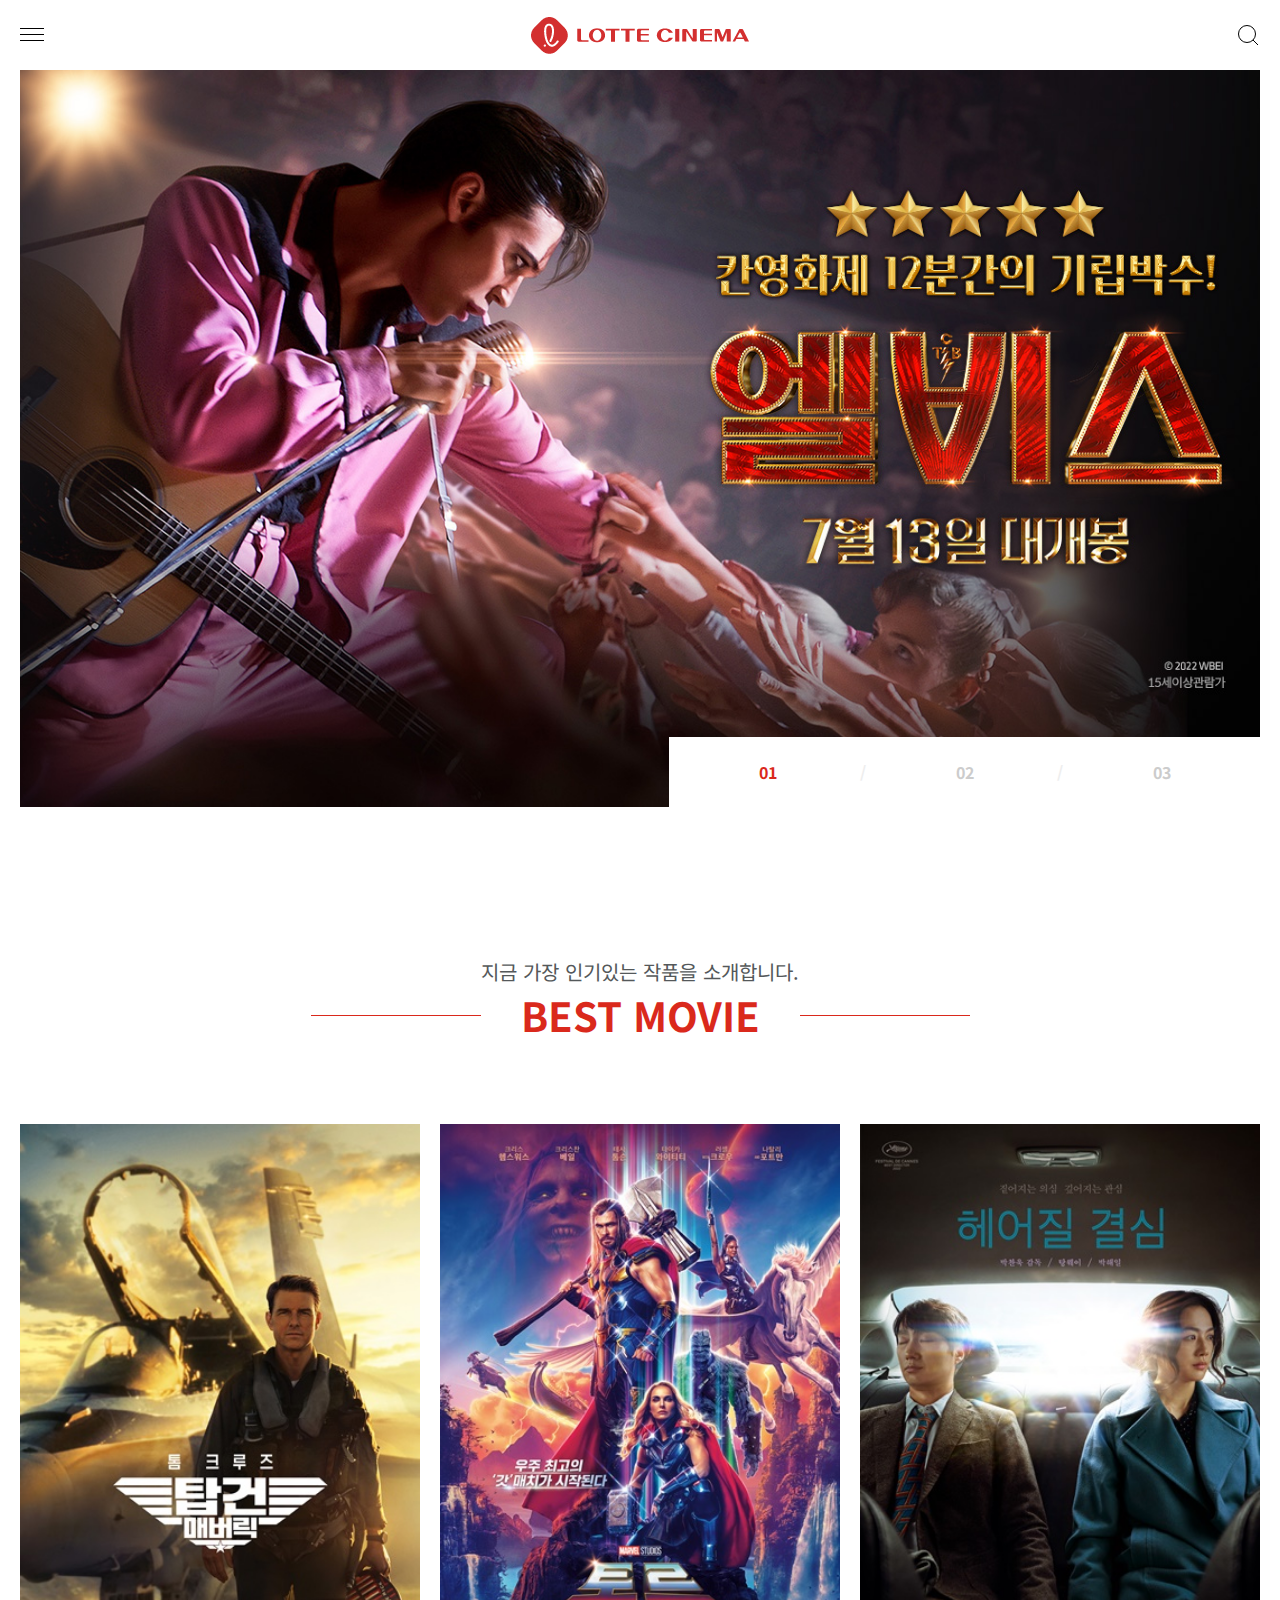
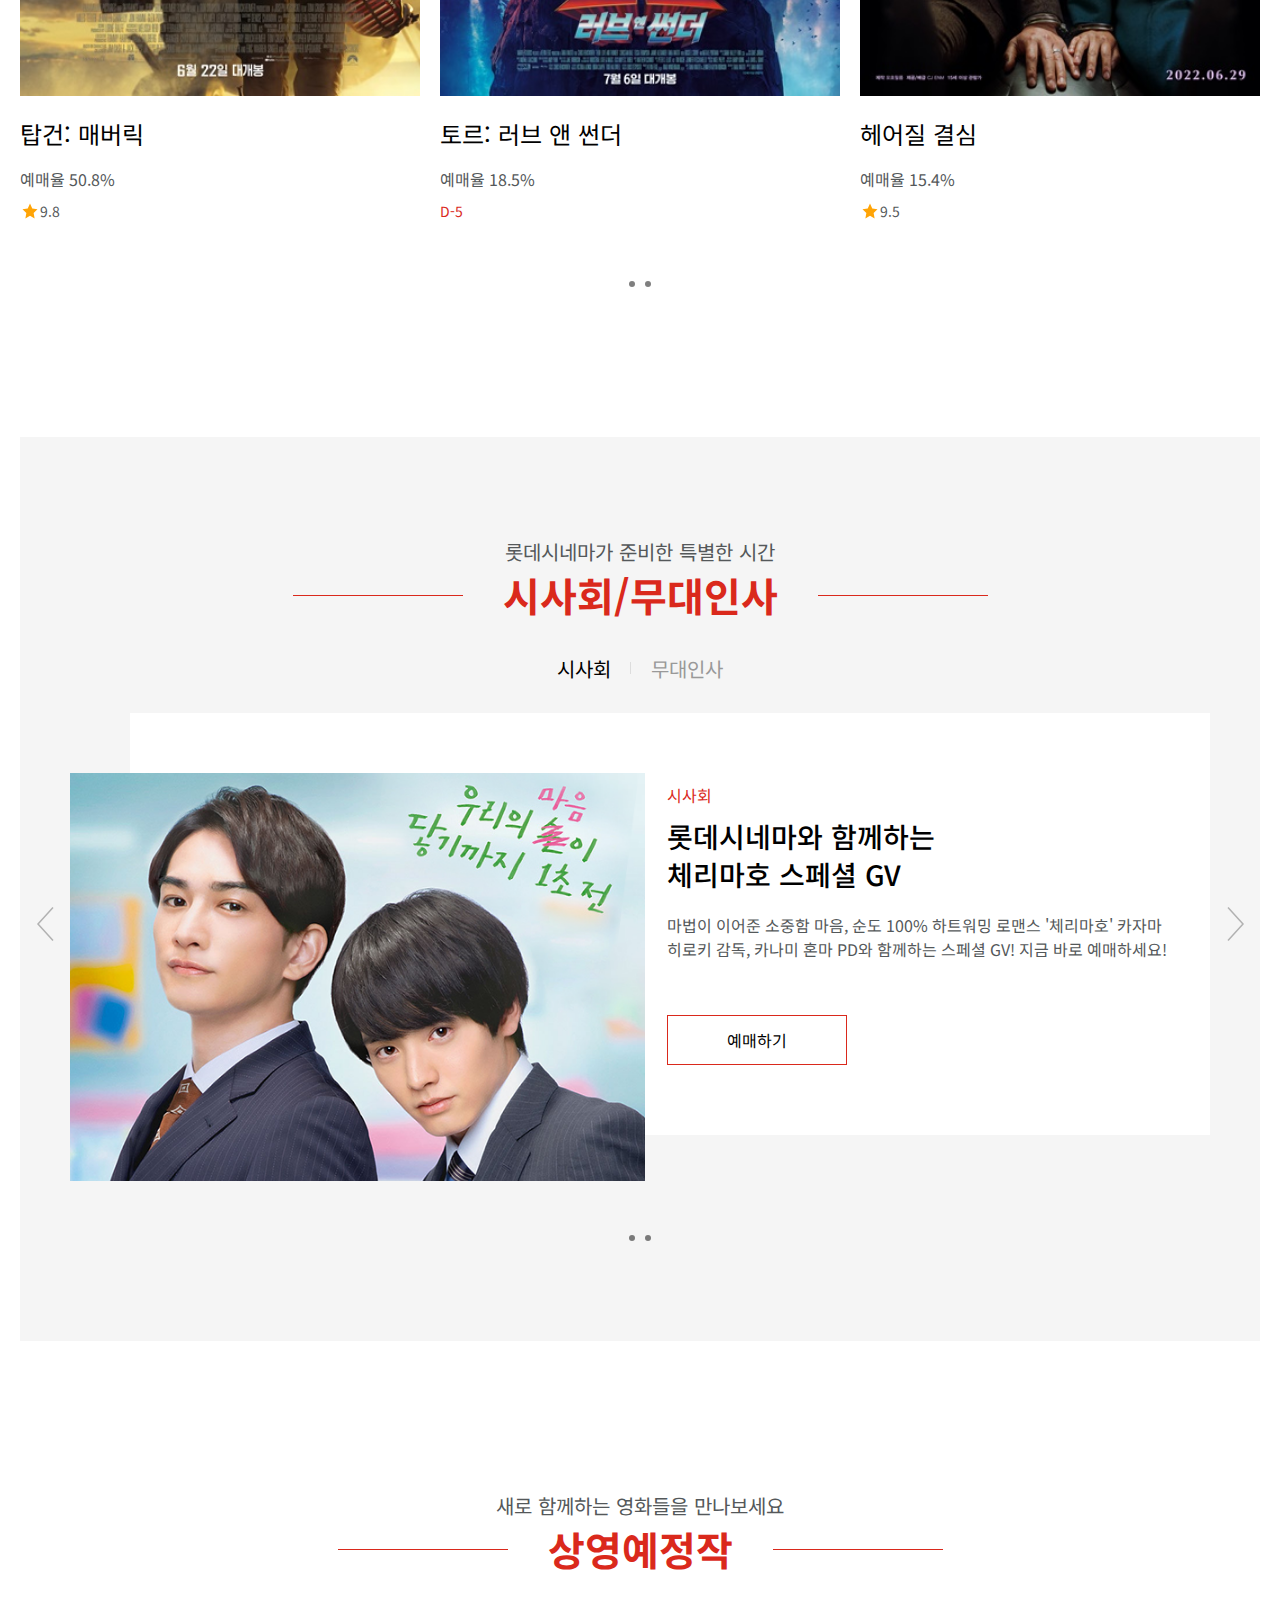
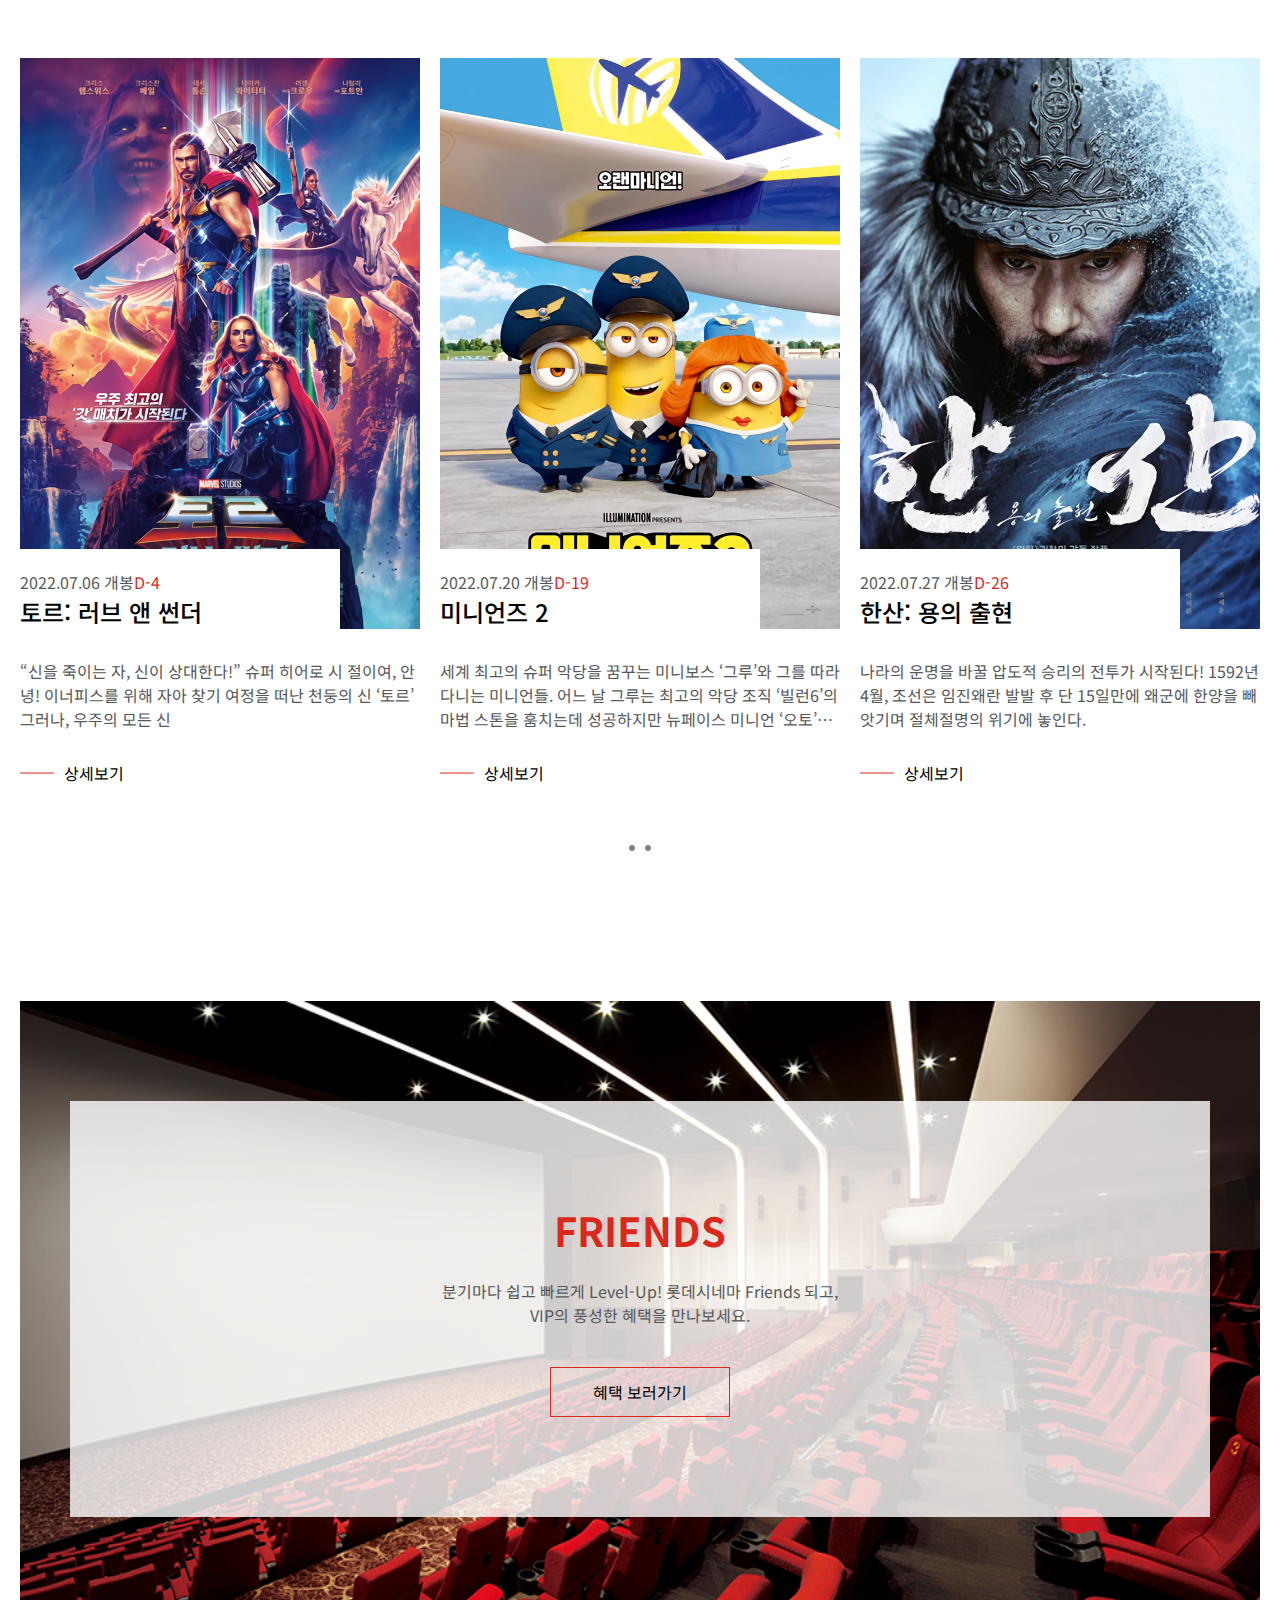
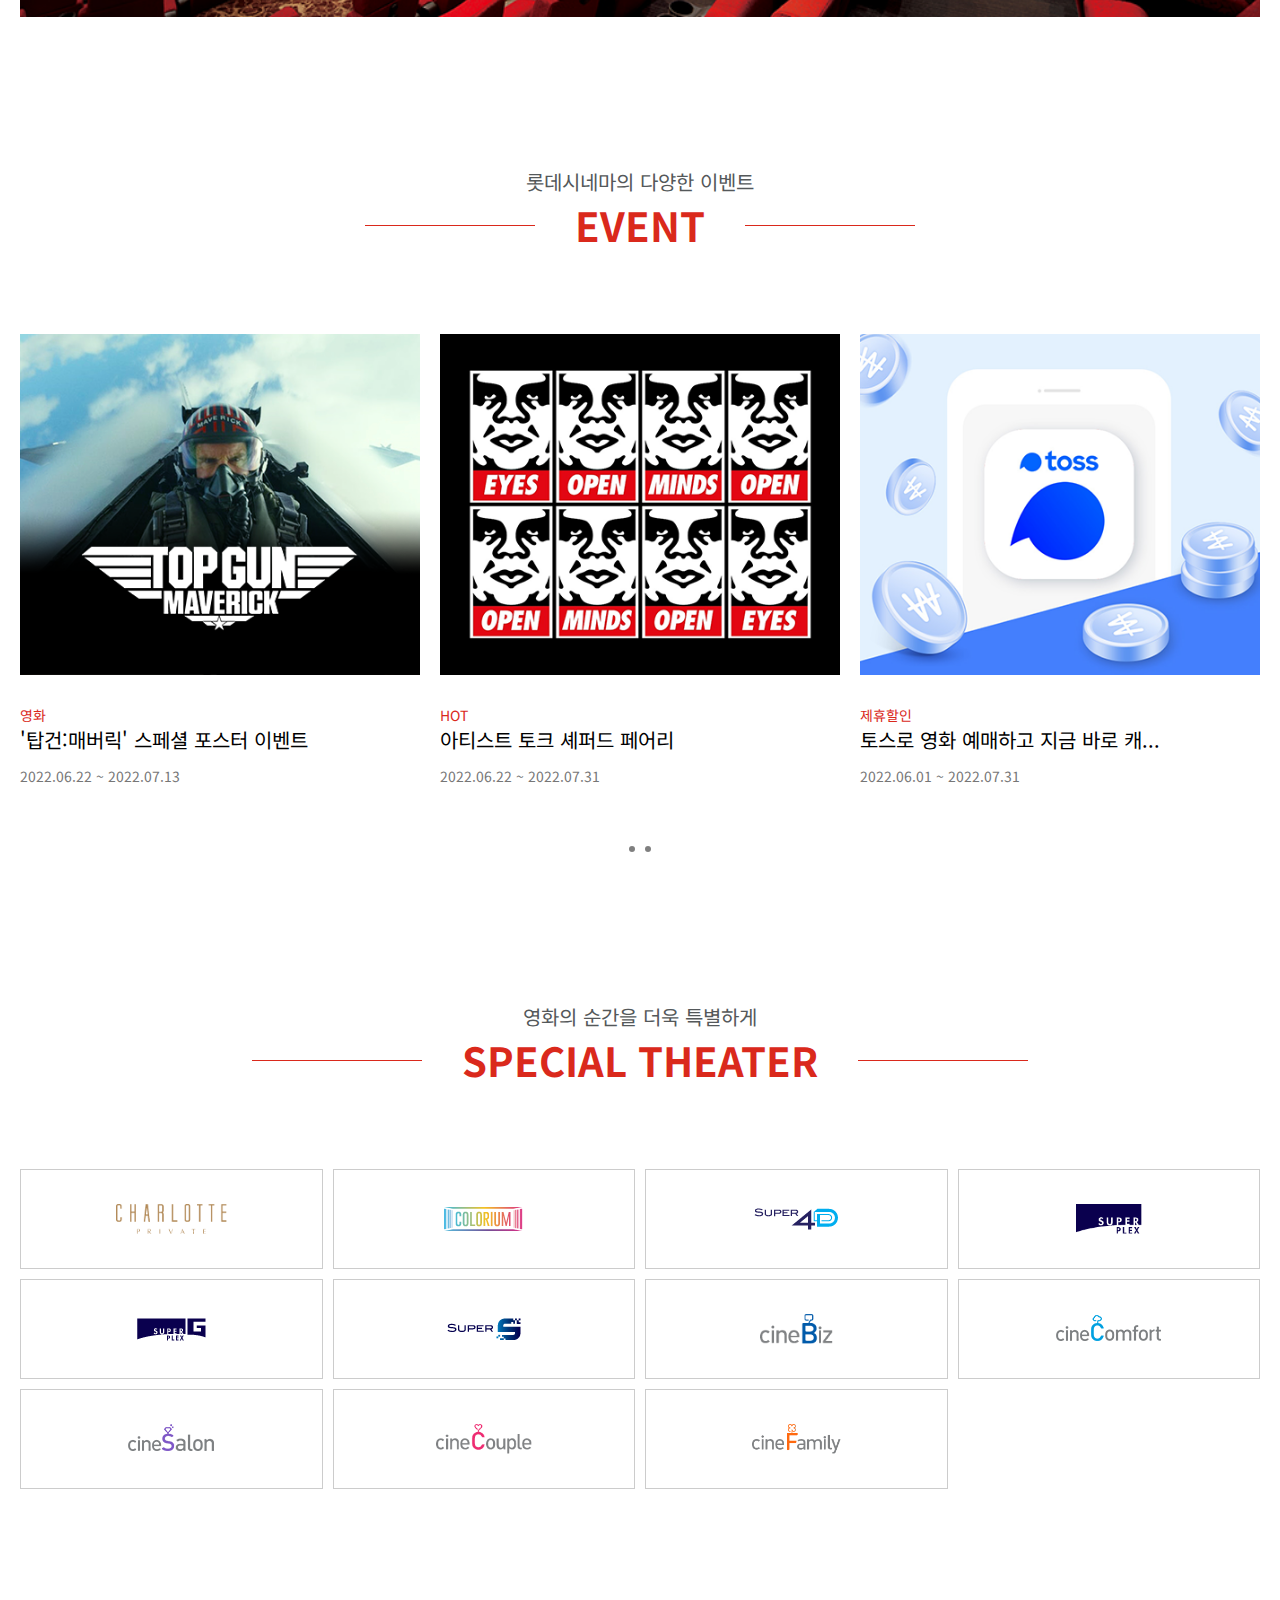
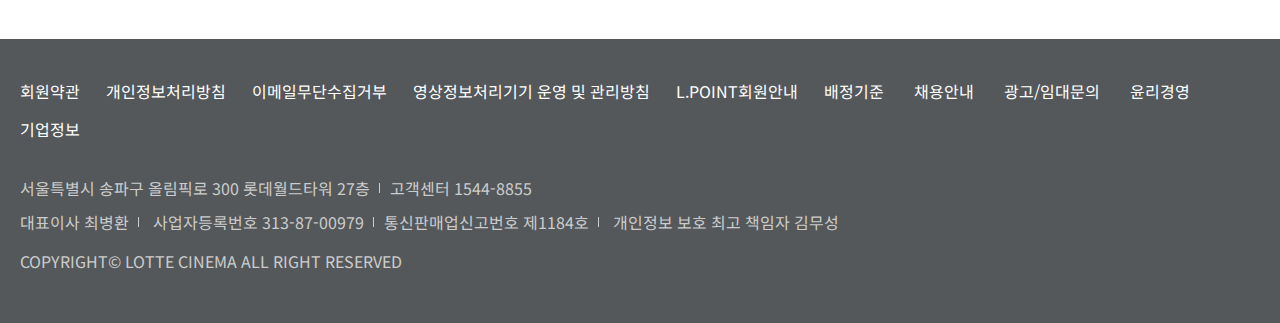
<file: index.html>
<!DOCTYPE html>
<html lang="ko">
  <head>
    <meta charset="UTF-8" />
    <meta http-equiv="X-UA-Compatible" content="IE=edge" />
    <title>롯데시네마</title>
    <meta name="viewport" content="width=device-width, initial-scale=1" />
    <meta
      name="description"
      content="롯데시네마 사이트 반응형 리디자인 웹사이트 입니다."
    />
    <meta
      name="Keywords"
      content="롯데시네마, LOTTE CINEMA, 시네마, CINEMA, 영화, 영화관, 극장, Movie, Theater, 예매, 현재상영작, 상영예정작, 개봉영화, 영화예매, 상영시간표"
    />

    <!-- open graph -->
    <meta property="og:title" content="롯데시네마" />
    <meta property="og:url" content="https://shape2ee.github.io/lotteCinema" />
    <!-- <meta property="og:image" content=""> -->
    <meta
      property="og:description"
      content="롯데시네마 사이트 반응형 리디자인 웹사이트 입니다."
    />
    <meta property="og:type" content="website" />

    <!-- twitter open graph -->
    <meta name="twitter:card" content="Summary" />
    <meta name="twitter:creator" content="shape2ee" />
    <meta name="twitter:url" content="https://shape2ee.github.io/lotteCinema" />
    <meta name="twitter:title" content="롯데시네마" />
    <meta
      name="twitter:description"
      content="롯데시네마 사이트 반응형 리디자인 웹사이트 입니다."
    />
    <!-- <meta name="twitter:image" content=""> -->

    <!-- reset css -->
    <link rel="stylesheet" href="./css/minireset.min.css" />
    <!-- web font -->
    <link rel="preconnect" href="https://fonts.googleapis.com" />
    <link rel="preconnect" href="https://fonts.gstatic.com" crossorigin />
    <link
      href="https://fonts.googleapis.com/css2?family=Noto+Sans+KR:wght@400;500;700&display=swap"
      rel="stylesheet"
    />

    <!-- style css -->
    <link rel="stylesheet" href="./css/basic.css" />
    <link rel="stylesheet" href="./css/style.css" />
    <link
      rel="stylesheet"
      media="screen and (min-width: 768px)"
      href="./css/tablet_style.css"
    />
    <link
      rel="stylesheet"
      media="screen and (min-width: 1440px)"
      href="./css/pc_style.css"
    />
  </head>
  <body>
    <!-- skip navigation -->
    <div class="skip_nav">
      <a href="#best_movie">본문 바로가기</a>
    </div>

    <!-- header -->
    <header id="header">
      <h1 class="logo">
        <a href="./index.html"><span class="blind">롯데시네마</span></a>
      </h1>
      <!-- gnb -->
      <ul id="gnb">
        <li class="link">
          <a href="./tiketting/tiketing.html">예매</a>
          <ul>
            <li><a href="./tiketting/tiketing.html">예매하기</a></li>
            <li><a href="#">상영시간표</a></li>
            <li><a href="#">할인안내</a></li>
          </ul>
        </li>
        <li class="link">
          <a href="./movie/movie.html">영화</a>
          <ul>
            <li><a href="./movie/movie.html">홈</a></li>
            <li><a href="#">현재상영작</a></li>
            <li><a href="#">상영예정작</a></li>
            <li><a href="#">아르떼</a></li>
            <li><a href="#">국립국장</a></li>
          </ul>
        </li>
        <li>
          <a href="#">영화관</a>
          <ul>
            <li><a href="#">스페셜관</a></li>
            <li><a href="#">서울</a></li>
            <li><a href="#">경기/인천</a></li>
            <li><a href="#">충청/대전</a></li>
            <li><a href="#">전라/광주</a></li>
            <li><a href="#">경북/대구</a></li>
            <li><a href="#">경남/부산/울산</a></li>
            <li><a href="#">강원</a></li>
            <li><a href="#">제주</a></li>
          </ul>
        </li>
        <li>
          <a href="#">이벤트</a>
          <ul>
            <li><a href="#">홈</a></li>
            <li><a href="#">영화</a></li>
            <li><a href="#">시사회/무대인사</a></li>
            <li><a href="#">HOT</a></li>
            <li><a href="#">제휴할인</a></li>
            <li><a href="#">우리동네영화관</a></li>
          </ul>
        </li>
        <li>
          <a href="#">스토어</a>
          <ul>
            <li><a href="#">베스트</a></li>
            <li><a href="#">관람권</a></li>
            <li><a href="#">스낵음료</a></li>
            <li><a href="#">포토카드</a></li>
          </ul>
        </li>
        <li><a href="#">멤버십</a></li>
      </ul>
      <!-- mobile gnb -->
      <nav id="m_gnb" class="m_gnb">
        <div class="m_gnb-head">
          <h3>
            <a href="#"><span class="blind">로고</span></a>
          </h3>
          <div class="x_btn"><span class="blind">닫기</span></div>
        </div>
        <ul class="m_gnb-menu">
          <li class="link"><a href="./movie/movie.html">영화</a></li>
          <li><a href="#">영화관</a></li>
          <li><a href="#">스페셜관</a></li>
          <li><a href="#">이벤트</a></li>
          <li><a href="#">스토어</a></li>
          <li><a href="#">클럽</a></li>
          <li><a href="#">멤버십</a></li>
          <li><a href="#">공지사항</a></li>
          <li><a href="#">포토카드</a></li>
          <li><a href="#">단체관람/대관문의</a></li>
          <li><a href="#">고객센터</a></li>
        </ul>
        <ul class="m_gnb-utill">
          <li><a href="#">로그인</a></li>
          <li><a href="#">회원가입</a></li>
          <li class="link"><a href="./tiketting/tiketing.html">바로예매</a></li>
        </ul>
      </nav>

      <!-- utill -->
      <ul id="utill">
        <li><a href="#">로그인</a></li>
        <li><a href="#">회원가입</a></li>
        <li><a href="#">바로예매</a></li>
        <li><a href="#">단체관람/대관문의</a></li>
        <li><a href="#">고객센터</a></li>
      </ul>
      <!-- header icon -->
      <div class="menu_icon"><span class="blind">메뉴</span></div>
      <div class="serch_icon"><span class="blind">검색</span></div>
      <!-- serch-wrap -->
      <div id="serch">
        <div class="serch-wrap">
          <form action="#" method="post" id="serch_form">
            <input
              type="text"
              name="serch"
              id="serch_box"
              placeholder="Search..."
            />
            <button type="submit" id="serch_btn" formtarget="_blank">
              <span class="blind">검색</span>
            </button>
          </form>
          <div class="x_btn"><span class="blind">닫기</span></div>
        </div>
      </div>
    </header>

    <!-- main_banner -->
    <article>
      <h2 class="blind">광고영역</h2>
      <div class="slider">
        <ul class="slider-pagination">
          <li id="slider-value1" class="active" data-value="1">
            <span>01</span>
            <div class="pagination-title">
              칸영화제 12분간의 기립박수<span class="block">엘비스</span>
            </div>
          </li>
          <li id="slider-value2" data-value="2">
            <span>02</span>
            <div class="pagination-title">
              우주최고의 '갓' 매치가 시작된다<span class="block"
                >토르: 러브 앤 썬더</span
              >
            </div>
          </li>
          <li id="slider-value3" data-value="3">
            <span>03</span>
            <div class="pagination-title">
              2021 여우락 페스티벌 개막작<span class="block">두개의 눈</span>
            </div>
          </li>
        </ul>
        <ul class="slider-wrap" data-position="0">
          <li>
            <a href="#"><span class="blind">엘비스</span></a>
          </li>
          <li>
            <a href="#"><span class="blind">토르</span></a>
          </li>
          <li>
            <a href="#"><span class="blind">두개의 눈</span></a>
          </li>
        </ul>
      </div>
    </article>

    <!-- main -->
    <main>
      <!-- best_movie -->
      <section id="best_movie">
        <div class="main-title">
          <h2>best movie</h2>
          <p>지금 가장 인기있는 작품을 소개합니다.</p>
        </div>
        <div class="best_movie-wrap">
          <div class="best_movie-container" data-position="0">
            <div class="best_movie-content">
              <div class="best_movie-img">
                <img src="./images/movie_1.jpg" alt="탑건: 매버릭" />
                <div class="best_movie-img-over">
                  <a href="#" class="ticketing">예매하기</a>
                  <a href="#" class="movie_more">상세보기</a>
                  <button class="like">
                    <span class="blind">좋아요</span>
                  </button>
                </div>
              </div>
              <h3 class="best_movie-tit"><a href="#">탑건: 매버릭</a></h3>
              <p>예매율 50.8%</p>
              <span class="best_movie-sub_txt best_movie-sub_txt-star"
                >9.8</span
              >
            </div>
            <div class="best_movie-content">
              <div class="best_movie-img">
                <img src="./images/movie_2.jpg" alt="토르: 러브 앤 썬더" />
                <div class="best_movie-img-over">
                  <a href="#" class="ticketing">예매하기</a>
                  <a href="#" class="movie_more">상세보기</a>
                  <button class="like">
                    <span class="blind">좋아요</span>
                  </button>
                </div>
              </div>
              <h3 class="best_movie-tit"><a href="#">토르: 러브 앤 썬더</a></h3>
              <p>예매율 18.5%</p>
              <span class="best_movie-sub_txt d_day">d-5</span>
            </div>
            <div class="best_movie-content">
              <div class="best_movie-img">
                <img src="./images/movie_3.jpg" alt="헤어질 결심" />
                <div class="best_movie-img-over">
                  <a href="#" class="ticketing">예매하기</a>
                  <a href="#" class="movie_more">상세보기</a>
                  <button class="like">
                    <span class="blind">좋아요</span>
                  </button>
                </div>
              </div>
              <h3 class="best_movie-tit"><a href="#">헤어질 결심</a></h3>
              <p>예매율 15.4%</p>
              <span class="best_movie-sub_txt best_movie-sub_txt-star"
                >9.5</span
              >
            </div>
            <div class="best_movie-content">
              <div class="best_movie-img">
                <img src="./images/movie_4.jpg" alt="마녀2" />
                <div class="best_movie-img-over">
                  <a href="#" class="ticketing">예매하기</a>
                  <a href="#" class="movie_more">상세보기</a>
                  <button class="like">
                    <span class="blind">좋아요</span>
                  </button>
                </div>
              </div>
              <h3 class="best_movie-tit">
                <a href="#">마녀(魔女) Part2. The Other One</a>
              </h3>
              <p>예매율 1.9%</p>
              <span class="best_movie-sub_txt best_movie-sub_txt-star"
                >8.2</span
              >
            </div>
            <div class="best_movie-content">
              <div class="best_movie-img">
                <img src="./images/movie_5.jpg" alt="범죄도시 2" />
                <div class="best_movie-img-over">
                  <a href="#" class="ticketing">예매하기</a>
                  <a href="#" class="movie_more">상세보기</a>
                  <button class="like">
                    <span class="blind">좋아요</span>
                  </button>
                </div>
              </div>
              <h3 class="best_movie-tit"><a href="#">범죄도시2</a></h3>
              <p>예매율 1.5%</p>
              <span class="best_movie-sub_txt best_movie-sub_txt-star"
                >9.2</span
              >
            </div>
          </div>
          <div class="slide-arrow">
            <div class="slide-prev prevBtn">
              <span class="blind">이전</span>
            </div>
            <div class="slide-next nextBtn">
              <span class="blind">다음</span>
            </div>
          </div>
          <ul class="main-pagination">
            <li></li>
            <li></li>
          </ul>
        </div>
      </section>
      <!-- 시사회/무대인사 -->
      <section id="preview">
        <div class="main-title">
          <h2>시사회/무대인사</h2>
          <p>롯데시네마가 준비한 특별한 시간</p>
        </div>
        <ul class="preview-tab">
          <li class="active"><h3>시사회</h3></li>
          <li><h3>무대인사</h3></li>
        </ul>
        <ul class="preview-container">
          <li id="preview1" class="preview-content active">
            <div class="preview-box" data-position="0">
              <div class="preview-img">
                <img src="./images/preview_img1.png" alt="체리마호 스폐셜 GV" />
              </div>
              <div class="preview-txt">
                <em>시사회</em>
                <h4>
                  롯데시네마와 함께하는<span class="block"
                    >체리마호 스페셜 GV</span
                  >
                </h4>
                <p>
                  마법이 이어준 소중함 마음, 순도 100% 하트워밍 로맨스
                  '체리마호' 카자마 히로키 감독, 카나미 혼마 PD와 함께하는
                  스페셜 GV! 지금 바로 예매하세요!
                </p>
                <a href="#" class="ghost_btn">예매하기</a>
              </div>
            </div>
            <div class="slide-arrow preview-arrow">
              <div class="slide-prev preview-prev">
                <span class="blind">이전</span>
              </div>
              <div class="slide-next preview-next">
                <span class="blind">다음</span>
              </div>
            </div>
          </li>
          <li id="preview2" class="preview-content">
            <div class="preview-box">
              <div class="preview-img">
                <img src="./images/preview_img2.jpg" alt="마녀2" />
              </div>
              <div class="preview-txt">
                <em>무대인사</em>
                <h4>
                  '마녀2' 흥행 기념 앵콜 <span class="block">무대인사</span>
                </h4>
                <p>
                  롯데시네마와 함께하는 '마녀2' 흥행 감사 앵콜 무대인사! 박훈정
                  감독, 신시아,서은수, 저스틴하비,채원빈,서이라,정라엘, 김기해와
                  함께하는 특별한 시간이 여러분을 찾아옵니다.
                </p>
                <a href="#" class="ghost_btn">예매하기</a>
              </div>
            </div>
            <div class="slide-arrow preview-arrow">
              <div class="slide-prev preview-prev">
                <span class="blind">이전</span>
              </div>
              <div class="slide-next preview-next">
                <span class="blind">다음</span>
              </div>
            </div>
          </li>
        </ul>
        <ul class="main-pagination">
          <li></li>
          <li></li>
        </ul>
      </section>
      <!-- 상영예정작 -->
      <section id="new_movie">
        <div class="main-title">
          <h2>상영예정작</h2>
          <p>새로 함께하는 영화들을 만나보세요</p>
        </div>
        <div class="new_movie-wrap">
          <div class="new_movie-container" data-position="0">
            <div class="new_movie-content">
              <div class="new_movie-img_tit">
                <img src="./images/new_1.png" alt="토르: 러브 앤 썬더" />
                <div class="new_movie-tit">
                  <em>2022.07.06 개봉<span class="d_day">d-4</span></em>
                  <h3>토르: 러브 앤 썬더</h3>
                </div>
              </div>
              <p>
                “신을 죽이는 자, 신이 상대한다!” 슈퍼 히어로 시 절이여, 안녕!
                이너피스를 위해 자아 찾기 여정을 떠난 천둥의 신 ‘토르’ 그러나,
                우주의 모든 신
              </p>
              <a href="#" class="more">상세보기</a>
            </div>
            <div class="new_movie-content">
              <div class="new_movie-img_tit">
                <img src="./images/new_2.png" alt="미니언즈2" />
                <div class="new_movie-tit">
                  <em>2022.07.20 개봉<span class="d_day">d-19</span></em>
                  <h3>미니언즈 2</h3>
                </div>
              </div>
              <p>
                세계 최고의 슈퍼 악당을 꿈꾸는 미니보스 ‘그루’와 그를 따라다니는
                미니언들. 어느 날 그루는 최고의 악당 조직 ‘빌런6’의 마법 스톤을
                훔치는데 성공하지만 뉴페이스 미니언 ‘오토’의 실수로 스톤을
                잃어... 버리고 빌런6에게 납치까지 당한
              </p>
              <a href="#" class="more">상세보기</a>
            </div>
            <div class="new_movie-content">
              <div class="new_movie-img_tit">
                <img src="./images/new_3.png" alt="한산: 용의 출현" />
                <div class="new_movie-tit">
                  <em>2022.07.27 개봉<span class="d_day">d-26</span></em>
                  <h3>한산: 용의 출현</h3>
                </div>
              </div>
              <p>
                나라의 운명을 바꿀 압도적 승리의 전투가 시작된다! 1592년 4월,
                조선은 임진왜란 발발 후 단 15일만에 왜군에 한양을 빼앗기며
                절체절명의 위기에 놓인다.
              </p>
              <a href="#" class="more">상세보기</a>
            </div>
            <div class="new_movie-content">
              <div class="new_movie-img_tit">
                <img src="./images/new_4.png" alt="토르: 러브 앤 썬더" />
                <div class="new_movie-tit">
                  <em>2022.07.20 개봉<span class="d_day">d-8</span></em>
                  <h3>외계+인 1부</h3>
                </div>
              </div>
              <p>
                2022년 현재, ‘가드’(김우빈)’와 ‘썬더’는 인간의 몸에 가두어진
                외계인 죄수를 관리하며 지구에 살고 있다. 어느 날, 서울 상공에
                우주선이 나타나고 형사 ‘문도석’(소지섭)은 기이한 광경을 목격하게
                되는데..
              </p>
              <a href="#" class="more">상세보기</a>
            </div>
            <div class="new_movie-content">
              <div class="new_movie-img_tit">
                <img src="./images/new_5.png" alt="미니언즈2" />
                <div class="new_movie-tit">
                  <em>2022.06.08 개봉<span class="d_day">d-1</span></em>
                  <h3>브로커</h3>
                </div>
              </div>
              <p>
                세탁소를 운영하지만 늘 빚에 시달리는 ‘상현’(송강호)과 베이비
                박스 시설에서 일하는 보육원 출신의 ‘동수’(강동원). 거센 비가
                내리는 어느 날 밤, 그들은 베이비 박스에 놓인 한 아기를 몰래
                데려간다
              </p>
              <a href="#" class="more">상세보기</a>
            </div>
          </div>
          <div class="slide-arrow">
            <div class="slide-prev prevBtn">
              <span class="blind">이전</span>
            </div>
            <div class="slide-next nextBtn">
              <span class="blind">다음</span>
            </div>
          </div>
          <ul class="main-pagination">
            <li></li>
            <li></li>
          </ul>
        </div>
      </section>
      <!-- frends -->
      <section id="friends">
        <div class="friends-container">
          <h2>friends</h2>
          <p>
            분기마다 쉽고 빠르게 Level-Up!
            <span class="block">롯데시네마 Friends 되고,</span>
            <span class="block">VIP의 풍성한 혜택을 만나보세요.</span>
          </p>
          <a href="#" class="ghost_btn">혜택 보러가기</a>
        </div>
      </section>
      <!-- event -->
      <section id="event">
        <div class="main-title">
          <h2>event</h2>
          <p>롯데시네마의 다양한 이벤트</p>
        </div>
        <div class="event-wrap">
          <div class="event-container" data-position="0">
            <div class="event-content">
              <a href="#">
                <div class="event-img_box">
                  <img src="./images/event_1.png" alt="event1" />
                </div>
                <em>영화</em>
                <h3>'탑건:매버릭' 스페셜 포스터 이벤트</h3>
                <p>2022.06.22 ~ 2022.07.13</p>
              </a>
            </div>
            <div class="event-content">
              <a href="#">
                <div class="event-img_box">
                  <img src="./images/event_2.png" alt="event2" />
                </div>
                <em>HOT</em>
                <h3>아티스트 토크 셰퍼드 페어리</h3>
                <p>2022.06.22 ~ 2022.07.31</p>
              </a>
            </div>
            <div class="event-content">
              <a href="#">
                <div class="event-img_box">
                  <img src="./images/event_3.png" alt="event3" />
                </div>
                <em>제휴할인</em>
                <h3>토스로 영화 예매하고 지금 바로 캐...</h3>
                <p>2022.06.01 ~ 2022.07.31</p>
              </a>
            </div>
            <div class="event-content">
              <a href="#">
                <div class="event-img_box">
                  <img src="./images/event_1.png" alt="event1" />
                </div>
                <em>영화</em>
                <h3>'탑건:매버릭' 스페셜 포스터 이벤트</h3>
                <p>2022.06.22 ~ 2022.07.13</p>
              </a>
            </div>
            <div class="event-content">
              <a href="#">
                <div class="event-img_box">
                  <img src="./images/event_2.png" alt="event2" />
                </div>
                <em>HOT</em>
                <h3>아티스트 토크 셰퍼드 페어리</h3>
                <p>2022.06.22 ~ 2022.07.31</p>
              </a>
            </div>
            <div class="event-content">
              <a href="#">
                <div class="event-img_box">
                  <img src="./images/event_3.png" alt="event3" />
                </div>
                <em>제휴할인</em>
                <h3>토스로 영화 예매하고 지금 바로 캐...</h3>
                <p>2022.06.01 ~ 2022.07.31</p>
              </a>
            </div>
          </div>
          <div class="slide-arrow">
            <div class="slide-prev prevBtn">
              <span class="blind">이전</span>
            </div>
            <div class="slide-next nextBtn">
              <span class="blind">다음</span>
            </div>
          </div>
          <ul class="main-pagination">
            <li></li>
            <li></li>
          </ul>
        </div>
      </section>
      <!-- 스페셜관 -->
      <section id="special">
        <div class="main-title">
          <h2>special theater</h2>
          <p>영화의 순간을 더욱 특별하게</p>
        </div>
        <!-- grid logo -->
        <ul class="special-grid">
          <li>
            <a href="#"
              ><img src="./images/special_charlotte.png" alt="샤롯데"
            /></a>
          </li>
          <li>
            <a href="#"
              ><img src="./images/special_colorium.png" alt="colorium"
            /></a>
          </li>
          <li>
            <a href="#"
              ><img src="./images/special_super4d.png" alt="super4d"
            /></a>
          </li>
          <li>
            <a href="#"
              ><img src="./images/special_superplaex.png" alt="superplaex"
            /></a>
          </li>
          <li>
            <a href="#"
              ><img src="./images/special_superplex_g.png" alt="superplaex_g"
            /></a>
          </li>
          <li>
            <a href="#"
              ><img src="./images/special_supers.png" alt="supers"
            /></a>
          </li>
          <li>
            <a href="#"
              ><img src="./images/special_cinebiz_97.png" alt="cinebiz"
            /></a>
          </li>
          <li>
            <a href="#"
              ><img src="./images/special_cinecomfort.png" alt="cinecomfort"
            /></a>
          </li>
          <li>
            <a href="#"
              ><img src="./images/special_cinesalon.png" alt="cinesalon"
            /></a>
          </li>
          <li>
            <a href="#"
              ><img src="./images/special_cinecouple.png" alt="cinecouple"
            /></a>
          </li>
          <li>
            <a href="#"
              ><img src="./images/special_cinefamily.png" alt="cinefamily"
            /></a>
          </li>
          <!-- <li><a href="#none"></a></li> -->
        </ul>
      </section>
    </main>
    <!-- footer -->
    <footer>
      <ul class="footer-info">
        <li><a href="#">회원약관</a></li>
        <li><a href="#">개인정보처리방침</a></li>
        <li><a href="#">이메일무단수집거부</a></li>
        <li class="m_none">
          <a href="#">영상정보처리기기 운영 및 관리방침</a>
        </li>
        <li class="m_none"><a href="#">L.POINT회원안내</a></li>
        <li class="block m_none">
          <span><a href="#">배정기준</a></span>
          <span><a href="#">채용안내</a></span>
          <span><a href="#">광고/임대문의</a></span>
          <span><a href="#">윤리경영</a></span>
        </li>
        <li><a href="#">기업정보</a></li>
      </ul>
      <ul class="footer-address">
        <li>
          <span class="line line-none"
            >서울특별시 송파구 올림픽로 300 롯데월드타워 27층</span
          >
          <span>고객센터 1544-8855</span>
        </li>
        <li>
          <p>
            <span class="line">대표이사 최병환</span>
            <span class="line line-none">사업자등록번호 313-87-00979</span>
          </p>
          <p>
            <span class="line">통신판매업신고번호 제1184호</span>
            <span>개인정보 보호 최고 책임자 김무성</span>
          </p>
        </li>
      </ul>
      <p>copyright&copy; lotte cinema all right reserved</p>
    </footer>
    <!-- go to up -->
    <button id="goToTop"><span class="blind">위로</span></button>
    <!-- script -->
    <script src="./js/slider.js"></script>
    <script src="./js/basic.js"></script>
    <script src="./js/main.js"></script>
  </body>
</html>
</file>
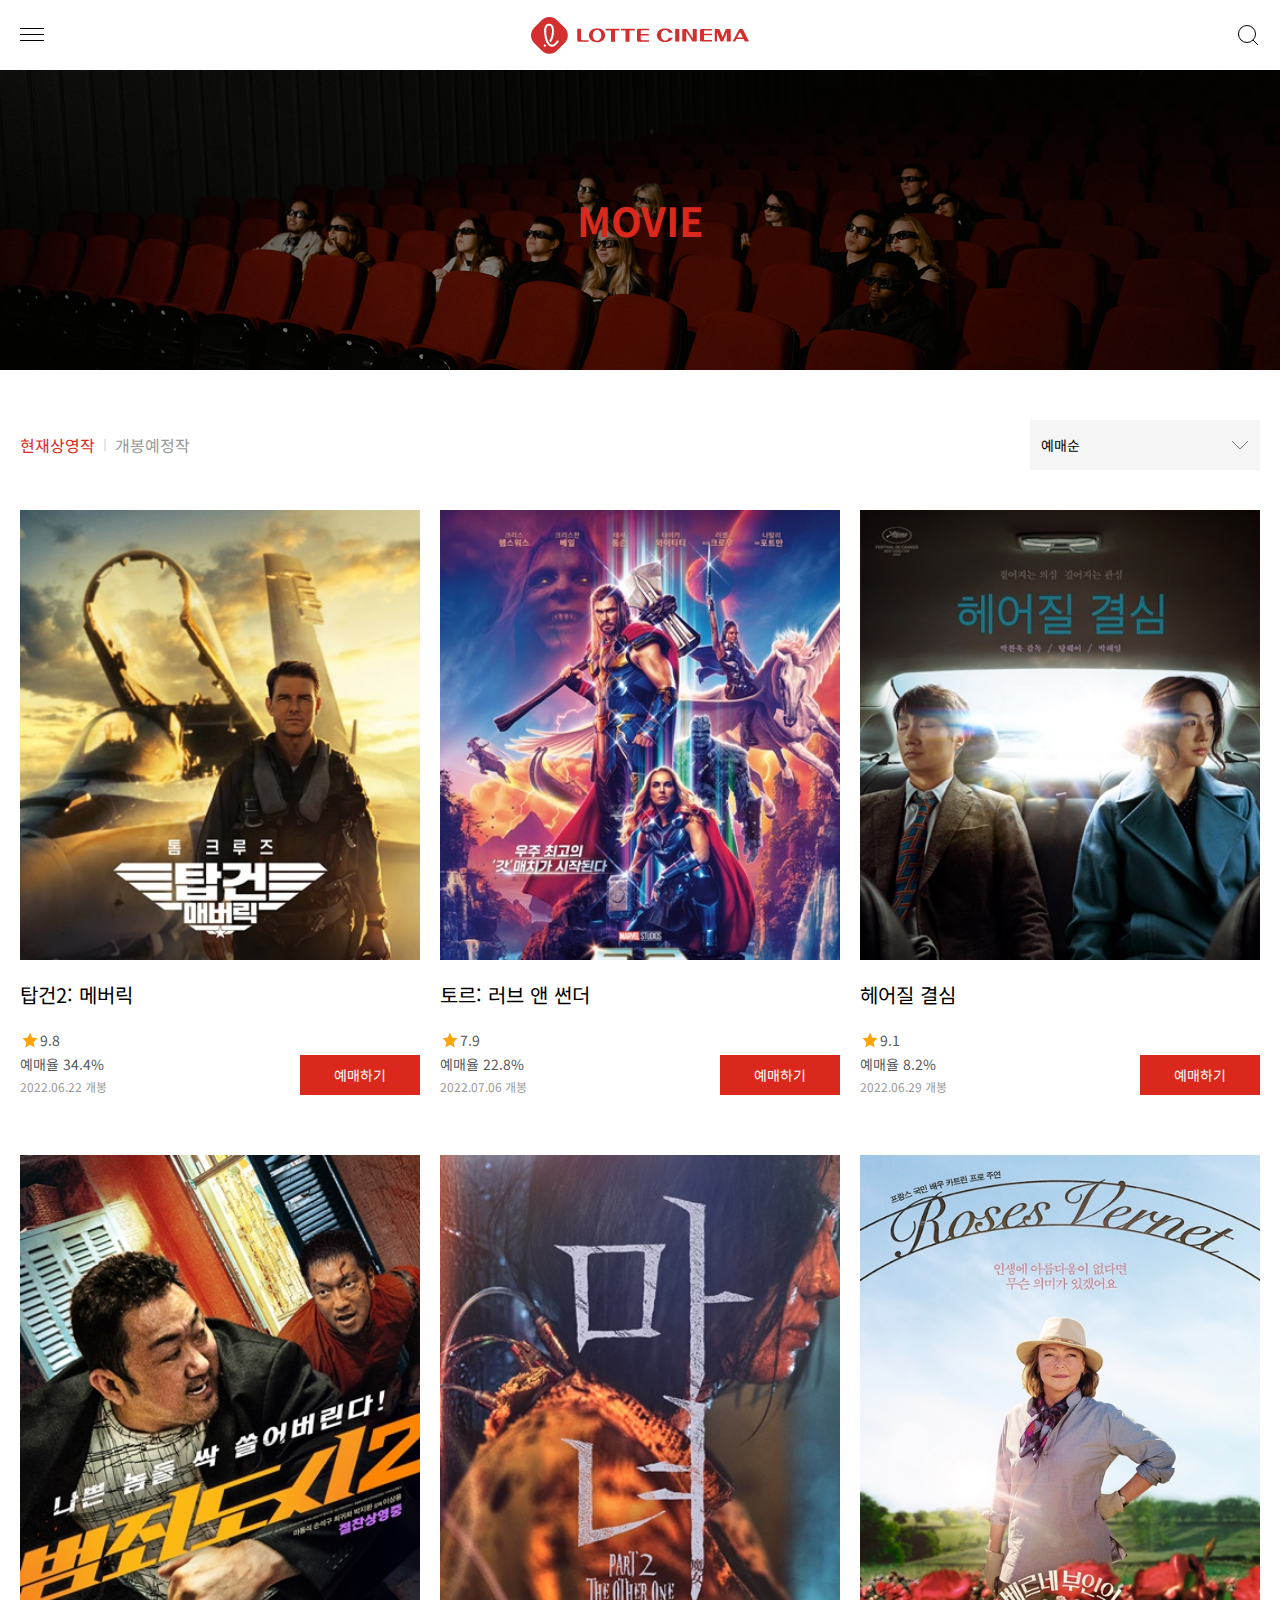
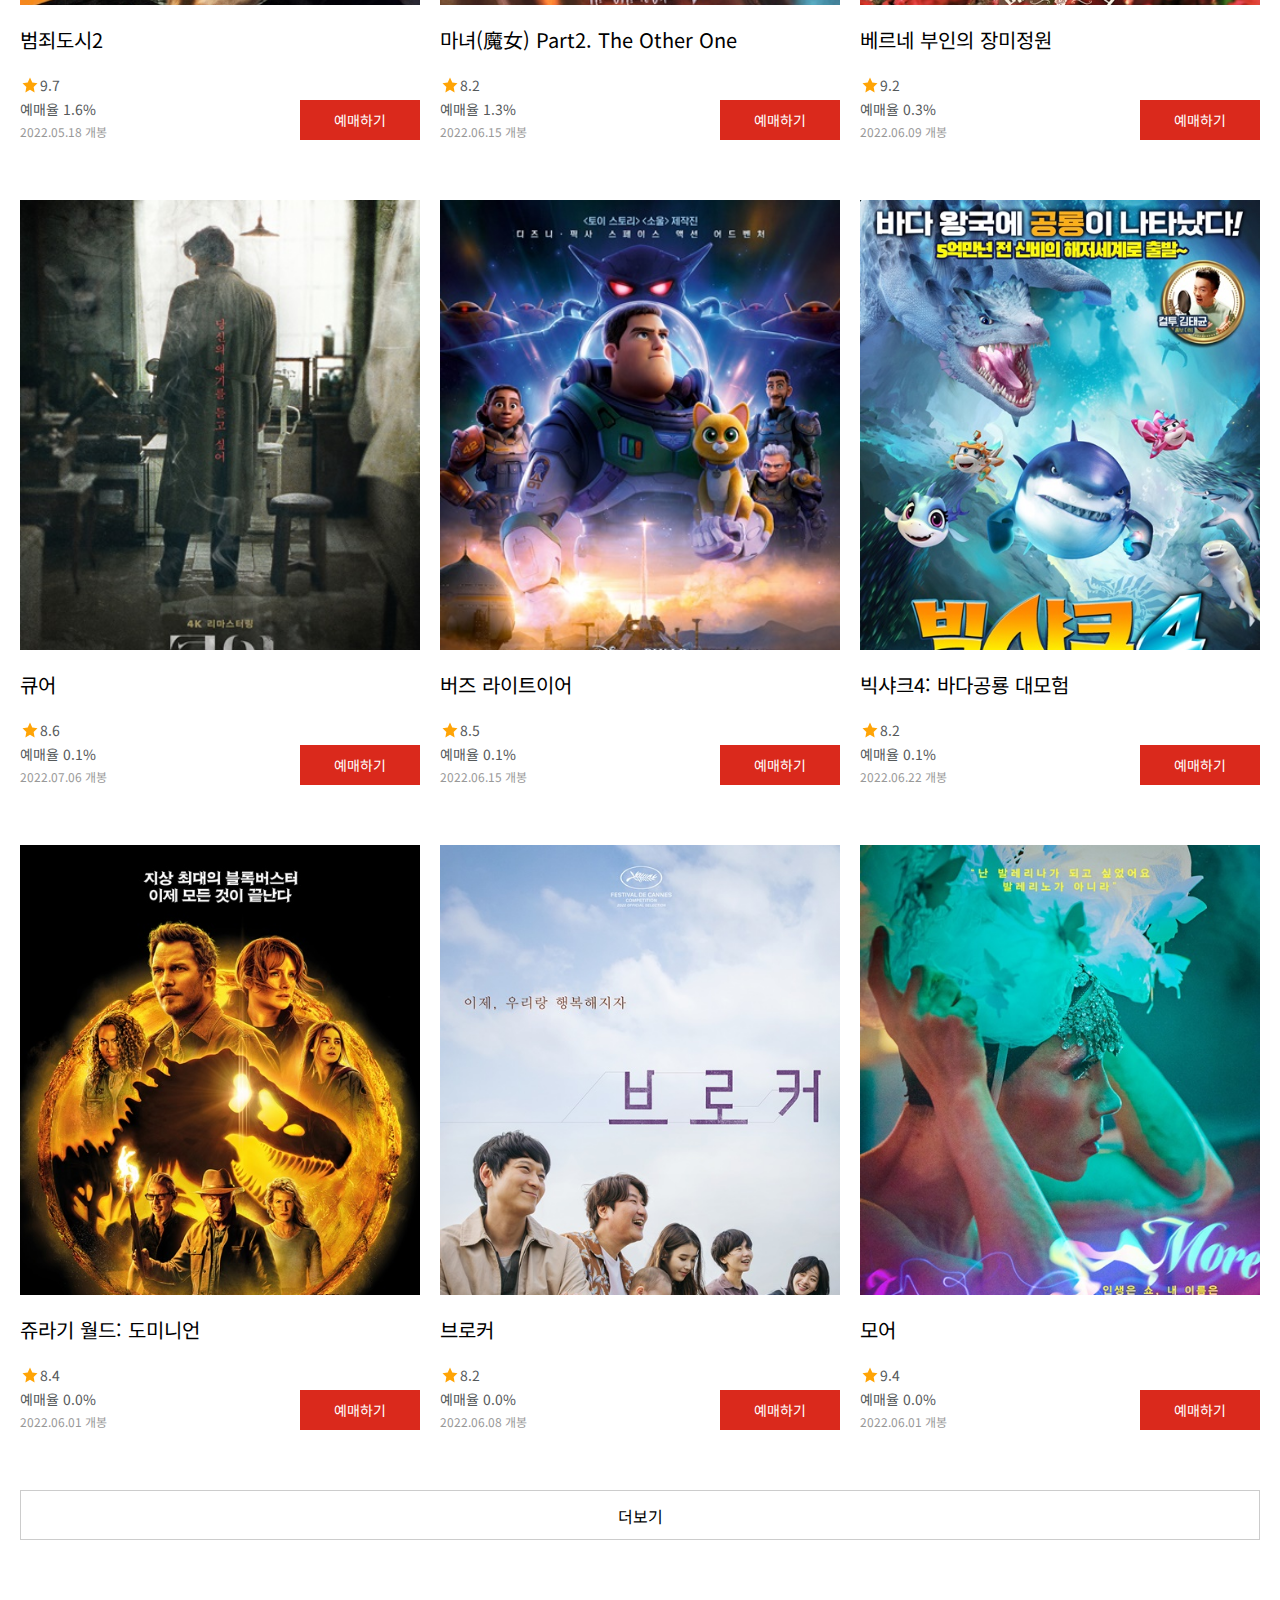
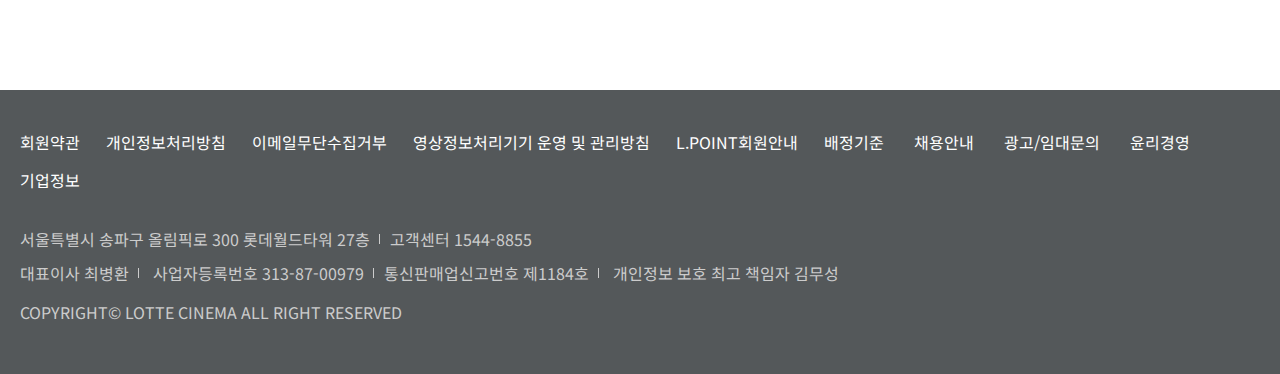
<file: movie/movie.html>
<!DOCTYPE html>
<html lang="ko">
<head>
  <meta charset="UTF-8">
  <meta http-equiv="X-UA-Compatible" content="IE=edge">
  <meta name="viewport" content="width=device-width, initial-scale=1">
  <title>롯데시네마 | 영화</title>

  <!-- reset css -->
  <link rel="stylesheet" href="../css/minireset.min.css">
  <!-- web font -->
  <link rel="preconnect" href="https://fonts.googleapis.com">
  <link rel="preconnect" href="https://fonts.gstatic.com" crossorigin>
  <link href="https://fonts.googleapis.com/css2?family=Noto+Sans+KR:wght@400;500;700&display=swap" rel="stylesheet">
  <!-- style css -->
  <link rel="stylesheet" href="../css/basic.css">
  <link rel="stylesheet" href="./css/movie.css">
  <link rel="stylesheet" media="screen and (min-width:768px)" href="./css/movie_tablet.css">
  <link rel="stylesheet" media="screen and (min-width:1440px)" href="./css/movie_pc.css">
</head>
<body>
    <!-- header -->
    <header id="header">
    <h1 class="logo"><a href="../"><span class="blind">롯데시네마</span></a></h1>
    <!-- gnb -->
    <ul id="gnb">
      <li class="link">
        <a href="../tiketting/tiketing.html">예매</a>
        <ul>
          <li><a href="../tiketting/tiketing.html">예매하기</a></li>
          <li><a href="#">상영시간표</a></li>
          <li><a href="#">할인안내</a></li>
        </ul>
      </li>
      <li class="link">
        <a href="./movie.html">영화</a>
        <ul>
          <li><a href="#">홈</a></li>
          <li><a href="#">현재상영작</a></li>
          <li><a href="#">상영예정작</a></li>
          <li><a href="#">아르떼</a></li>
          <li><a href="#">국립국장</a></li>
        </ul>
      </li>
      <li>
        <a href="#">영화관</a>
        <ul>
          <li><a href="#">스페셜관</a></li>
          <li><a href="#">서울</a></li>
          <li><a href="#">경기/인천</a></li>
          <li><a href="#">충청/대전</a></li>
          <li><a href="#">전라/광주</a></li>
          <li><a href="#">경북/대구</a></li>
          <li><a href="#">경남/부산/울산</a></li>
          <li><a href="#">강원</a></li>
          <li><a href="#">제주</a></li>
        </ul>
      </li>
      <li>
        <a href="#">이벤트</a>
        <ul>
          <li><a href="#">홈</a></li>
          <li><a href="#">영화</a></li>
          <li><a href="#">시사회/무대인사</a></li>
          <li><a href="#">HOT</a></li>
          <li><a href="#">제휴할인</a></li>
          <li><a href="#">우리동네영화관</a></li>
        </ul>
      </li>
      <li>
        <a href="#">스토어</a>
        <ul>
          <li><a href="#">베스트</a></li>
          <li><a href="#">관람권</a></li>
          <li><a href="#">스낵음료</a></li>
          <li><a href="#">포토카드</a></li>
        </ul>
      </li>
      <li><a href="#">멤버십</a></li>
    </ul>
    <!-- mobile gnb -->
    <nav id="m_gnb" class="m_gnb">
      <div class="m_gnb-head">
        <h3><a href="../"><span class="blind">로고</span></a></h3>
        <div class="x_btn"><span class="blind">닫기</span></div>
      </div>
      <ul class="m_gnb-menu">
        <li class="link"><a href="./movie.html">영화</a></li>
        <li><a href="#">영화관</a></li>
        <li><a href="#">스페셜관</a></li>
        <li><a href="#">이벤트</a></li>
        <li><a href="#">스토어</a></li>
        <li><a href="#">클럽</a></li>
        <li><a href="#">멤버십</a></li>
        <li><a href="#">공지사항</a></li>
        <li><a href="#">포토카드</a></li>
        <li><a href="#">단체관람/대관문의</a></li>
        <li><a href="#">고객센터</a></li>
      </ul>
      <ul class="m_gnb-utill">
        <li><a href="#">로그인</a></li>
        <li><a href="#">회원가입</a></li>
        <li class="link"><a href="../tiketting/tiketing.html">바로예매</a></li>
      </ul>
    </nav>
    <!-- utill -->
    <ul id="utill">
      <li><a href="#">로그인</a></li>
      <li><a href="#">회원가입</a></li>
      <li><a href="#">바로예매</a></li>
      <li><a href="#">단체관람/대관문의</a></li>
      <li><a href="#">고객센터</a></li>
    </ul>
    <!-- header icon -->
    <div class="menu_icon"><span class="blind">메뉴</span></div>
    <div class="serch_icon"><span class="blind">검색</span></div>
    <!-- serch-wrap -->
    <div id="serch">
      <div class="serch-wrap">
        <form action="#" method="post" id="serch_form">
          <input type="text" name="serch" id="serch_box" placeholder="Search...">
          <button type="submit" id="serch_btn" formtarget="_blank"><span  class="blind">검색</span></button>
        </form>
        <div class="x_btn"><span class="blind">닫기</span></div>
      </div>
    </div>
  </header>
  <!-- main -->
  <section class="movie">
    <div class="movie-title">
      <h2>movie</h2>
    </div>
    <!-- movie_container -->
    <div class="movie-container">
      <div class="movie-option">
        <!-- tab -->
        <ul class="movie-tab">
          <li class="active">현재상영작</li>
          <li>개봉예정작</li>
        </ul>
        <!-- dropdown -->
        <form action="#" id="form">
          <div class="movie-dropdown">
            <button type="button" class="movie-dropdown_btn" value="default">
              예매순
            </button>
            <!-- dropdown menu -->
            <ul class="movie-dropdown_menu">
              <li>
                <button type="button" value="2" class="data">
                  예매순
                </button>
              </li>
              <li>
                <button type="button" value="2" class="data">
                  평점순
                </button>
              </li>
              <li>
                <button type="button" value="3" class="data">
                  관람평 많은순
                </button>
              </li>
              <li>
                <button type="button" value="4" class="data">
                  보고싶어요순
                </button>
              </li>
            </ul>
          </div>
        </form>
      </div>
      <ul id="now" class="movie-content show">
        <li>
          <div class="movie-img">
            <a href="#">
              <img src="./images/poster_1.jpg" alt="탑건2">
            </a>
            <div class="movie-info">
              <p>한순간의 실수도 용납되지 않는 하늘 위, 가장 압도적인 비행이 시작된다!
              최고의 파일럿이자 전설적인 인물 매버릭(톰 크루즈)은 자신이 졸업한 훈련학교 교관으로 발탁된다.
              그의 명성을 모르던 팀원들은 매버릭의 지시를 무시하지만
              실전을 방불케 하는 상공 훈련에서 눈으로 봐도 믿기 힘든 전설적인 조종 실력에 모두가 압도된다.
              매버릭의 지휘 아래 견고한 팀워크를 쌓아가던 팀원들에게 국경을 뛰어넘는 위험한 임무가 주어지자
              매버릭은 자신이 가르친 동료들과 함께 마지막이 될지 모를 하늘 위 비행에 나서는데…</p>
              <a href="#" class="more">자세히보기</a>
            </div>
          </div>
          <div class="movie-text">
            <h3><a href="#">탑건2: 메버릭</a></h3>
            <span class="movie-sub_txt star">9.8</span>
            <p>예매율 34.4%</p>
            <p class="release">2022.06.22 개봉</p>
            <a href="#" target="_blank" class="movie-tiketing">예매하기</a>
          </div>
        </li>
        <li>
          <div class="movie-img">
            <a href="#">
              <img src="./images/poster_2.jpg" alt="토르: 러브 앤 썬더">
            </a>
            <div class="movie-info">
              <p>“신을 죽이는 자, 신이 상대한다!”슈퍼 히어로 시절이여, 안녕!
                이너피스를 위해 자아 찾기 여정을 떠난 천둥의 신 ‘토르’
                그러나, 우주의 모든 신들을 몰살하려는 신 도살자 ‘고르’의 등장으로
                ‘토르’의 안식년 계획은 산산조각 나버린다.
                ‘토르’는 새로운 위협에 맞서기 위해,
                ‘킹 발키리’, ‘코르그’, 그리고 전 여자친구 ‘제인’과 재회하게 되는데,
                그녀가 묠니르를 휘두르는 ‘마이티 토르’가 되어 나타나 모두를 놀라게 한다.
                이제, 팀 토르는 ‘고르’의 복수에 얽힌 미스터리를 밝히고
                더 큰 전쟁을 막기 위한 전 우주적 스케일의 모험을 시작하는데...</p>
              <a href="#" class="more">자세히보기</a>
            </div>
          </div>
          <div class="movie-text">
            <h3><a href="#">토르: 러브 앤 썬더</a></h3>
            <span class="movie-sub_txt star">7.9</span>
            <p>예매율 22.8%</p>
            <p class="release">2022.07.06 개봉</p>
            <a href="#" target="_blank" class="movie-tiketing">예매하기</a>
          </div>
        </li>
        <li>
          <div class="movie-img">
            <a href="#">
              <img src="./images/poster_3.jpg" alt="헤어질 결심">
            </a>
            <div class="movie-info">
              <p>산 정상에서 추락한 한 남자의 변사 사건.
                담당 형사 '해준'(박해일)은
                사망자의 아내 '서래'(탕웨이)와 마주하게 된다.
                "산에 가서 안 오면 걱정했어요, 마침내 죽을까 봐."                
                남편의 죽음 앞에서 특별한 동요를 보이지 않는 '서래'.
                경찰은 보통의 유가족과는 다른 '서래'를 용의선상에 올린다.
                '해준'은 사건 당일의 알리바이 탐문과 신문,
                잠복수사를 통해 '서래'를 알아가면서
                그녀에 대한 관심이 점점 커져가는 것을 느낀다.                
                한편, 좀처럼 속을 짐작하기 어려운 ‘서래’는
                상대가 자신을 의심한다는 것을 알면서도
                조금의 망설임도 없이 ‘해준’을 대하는데…</p>
              <a href="#" class="more">자세히보기</a>
            </div>
          </div>
          <div class="movie-text">
            <h3><a href="#">헤어질 결심</a></h3>
            <span class="movie-sub_txt star">9.1</span>
            <p>예매율 8.2%</p>
            <p class="release">2022.06.29 개봉</p>
            <a href="#" target="_blank" class="movie-tiketing">예매하기</a>
          </div>
        </li>
        <li>
          <div class="movie-img">
            <a href="#">
              <img src="./images/poster_4.jpg" alt="범죄도시2">
            </a>
            <div class="movie-info">
              <p>“느낌 오지? 이 놈 잡아야 하는 거”
                가리봉동 소탕작전 후 4년 뒤,
                금천서 강력반은 베트남으로 도주한 용의자를
                인도받아 오라는 미션을 받는다.
                괴물형사 ‘마석도’(마동석)와 ‘전일만’(최귀화) 반장은
                현지 용의자에게서 수상함을 느끼고,
                그의 뒤에 무자비한 악행을 벌이는 ‘강해상’(손석구)이 있음을 알게 된다.              
                ‘마석도’와 금천서 강력반은 한국과 베트남을 오가며
                역대급 범죄를 저지르는 ‘강해상’을 본격적으로 쫓기 시작하는데...</p>
              <a href="#" class="more">자세히보기</a>
            </div>
          </div>
          <div class="movie-text">
            <h3><a href="#">범죄도시2</a></h3>
            <span class="movie-sub_txt star">9.7</span>
            <p>예매율 1.6%</p>
            <p class="release">2022.05.18 개봉</p>
            <a href="#" target="_blank" class="movie-tiketing">예매하기</a>
          </div>
        </li>
        <li>
          <div class="movie-img">
            <a href="#">
              <img src="./images/poster_5.jpg" alt="마녀(魔女) Part2. The Other One">
            </a>
            <div class="movie-info">
              <p>통제불능의 존재가 세상 밖으로 나왔다!
                ‘자윤’이 사라진 뒤, 정체불명의 집단의 무차별 습격으로
                마녀 프로젝트가 진행되고 있는 ‘아크’가 초토화된다.
                그곳에서 홀로 살아남은 ‘소녀’는 생애 처음 세상 밖으로 발을 내딛고
                우연히 만난 ‘경희’의 도움으로 농장에서 지내며 따뜻한 일상에 적응해간다.                
                한편, ‘소녀’가 망실되자 행방을 쫓는 책임자 ‘장’과
                마녀 프로젝트의 창시자 ‘백총괄’의 지령을 받고 제거에 나선 본사 요원 ‘조현’,
                ‘경희’의 농장 소유권을 노리는 조직의 보스 ‘용두’와
                상해에서 온 의문의 4인방까지
                각기 다른 목적을 지닌 세력이 하나 둘 모여들기 시작하면서
                ‘소녀’ 안에 숨겨진 본성이 깨어나는데…</p>
              <a href="#" class="more">자세히보기</a>
            </div>
          </div>
          <div class="movie-text">
            <h3><a href="#">마녀(魔女) Part2. The Other One</a></h3>
            <span class="movie-sub_txt star">8.2</span>
            <p>예매율 1.3%</p>
            <p class="release">2022.06.15 개봉</p>
            <a href="#" target="_blank" class="movie-tiketing">예매하기</a>
          </div>
        </li>
        <li>
          <div class="movie-img">
            <a href="#">
              <img src="./images/poster_6.jpg" alt="베르네 부인의 장미정원">
            </a>
            <div class="movie-info">
              <p>프랑스 최고의 원예사 에브 베르네는 대를 이어 장미정원을 운영해오고 있다. 하지만 장미를 공산품 취급하는 사업가 라마르젤에 밀려 명성과 고객은 물론, 자신의 정원까지 모두 빼앗길 위기에 처한다. 신입 원예사를 뽑아 정원을 지키려 하지만 경력도 지식도 없는 초짜 직원들은 문제를 일으키기만 하는데... 과연 에브와 원예 초보 신입들은 정원을 구해낼 수 있을까?</p>
              <a href="#" class="more">자세히보기</a>
            </div>
          </div>
          <div class="movie-text">
            <h3><a href="#">베르네 부인의 장미정원</a></h3>
            <span class="movie-sub_txt star">9.2</span>
            <p>예매율 0.3%</p>
            <p class="release">2022.06.09 개봉</p>
            <a href="#" target="_blank" class="movie-tiketing">예매하기</a>
          </div>
        </li>
        <li>
          <div class="movie-img">
            <a href="#">
              <img src="./images/poster_7.jpg" alt="큐어">
            </a>
            <div class="movie-info">
              <p>도쿄 지역에서 동일한 방식의 엽기적인 연쇄 살인사건이 발생한다. 놀라운 것은 체포된 범인들이 하나같이 회사원, 교사, 경찰, 의사 등 평범한 사람들이라는 것. 평소 아무 문제가 없던 사람들이 똑같은 방식으로 살인을 저지른 것에 의문을 품은 다카베 형사(야쿠쇼 고지)는 이들이 모두 한 남자를 만난 후 범행을 저질렀다는 사실을 알게 된다.</p>
              <a href="#" class="more">자세히보기</a>
            </div>
          </div>
          <div class="movie-text">
            <h3><a href="#">큐어</a></h3>
            <span class="movie-sub_txt star">8.6</span>
            <p>예매율 0.1%</p>
            <p class="release">2022.07.06 개봉</p>
            <a href="#" target="_blank" class="movie-tiketing">예매하기</a>
          </div>
        </li>
        <li>
          <div class="movie-img">
            <a href="#">
              <img src="./images/poster_8.jpg" alt="버즈 라이트이어">
            </a>
            <div class="movie-info">
              <p>미션 #1 나, 버즈 라이트이어. 인류 구원에 필요한 자원을 감지하고 현재 수많은 과학자들과 미지의 행성으로 향하고 있다. 이번 미션은 인류의 역사를 새롭게 쓸 것이라 확신한다. 미션 #2 잘못된 신호였다. 이곳은 삭막하고 거대한 외계 생물만이 살고 있는 폐허의 땅이다. 나의 실수로 모두가 이곳에 고립되고 말았다. 모두를 구하기 위해서 모든 것을 제자리에 돌려 놔야 한다. 미션 #3 실수를 바로잡기 위한 탈출 미션을 위해 1년의 준비를 마쳤다. 어쩌다 한 팀이 된 정예 부대와 이 미션을 수행할 예정이다. 우주를 집어삼킬 ‘저그’와 대규모 로봇 군사의 위협이 계속되지만 나는 절대 포기할 수 없다. 그런데… 여긴 또 어디지? 시간 속에 갇힌 건가?</p>
              <a href="#" class="more">자세히보기</a>
            </div>
          </div>
          <div class="movie-text">
            <h3><a href="#">버즈 라이트이어</a></h3>
            <span class="movie-sub_txt star">8.5</span>
            <p>예매율 0.1%</p>
            <p class="release">2022.06.15 개봉</p>
            <a href="#" target="_blank" class="movie-tiketing">예매하기</a>
          </div>
        </li>
        <li>
          <div class="movie-img">
            <a href="#">
              <img src="./images/poster_9.jpg" alt="빅샤크4: 바다공룡 대모험">
            </a>
            <div class="movie-info">
              <p>빅샤크와 바닷속 친구들은 마법의 돌 매직스톤을 찾아 바다 끝 세계로 모험을 떠난다. 하지만 곧 엄청난 해저 소용돌이에 휩쓸리고 마는데 그 곳은 바로 전설 속 거대한 바다공룡이 사는 신비세계. 거대한 공룡과 살아있는 삼엽충, 대왕 바다전갈에 몬스터 물고기까지... 빅샤크와 친구들은 온갖 고생대 해양생물들의 위협을 피해 무사히 바다왕국으로 돌아갈 수 있을까? 스케일이 다른, 5억만년 전의 신비한 해저세계가 눈앞에 가득 펼쳐진다!</p>
              <a href="#" class="more">자세히보기</a>
            </div>
          </div>
          <div class="movie-text">
            <h3><a href="#">빅샤크4: 바다공룡 대모험</a></h3>
            <span class="movie-sub_txt star">8.2</span>
            <p>예매율 0.1%</p>
            <p class="release">2022.06.22 개봉</p>
            <a href="#" target="_blank" class="movie-tiketing">예매하기</a>
          </div>
        </li>
        <li>
          <div class="movie-img">
            <a href="#">
              <img src="./images/poster_10.jpg" alt="쥬라기 월드: 도미니언">
            </a>
            <div class="movie-info">
              <p>공룡들의 터전이었던 이슬라 누블라 섬이 파괴된 후, 마침내 공룡들은 섬을 벗어나 세상 밖으로 출몰한다. 지상에 함께 존재해선 안 될 위협적 생명체인 공룡의 등장으로 인류 역사상 겪어보지 못한 사상 최악의 위기를 맞이한 인간들. 지구의 최상위 포식자 자리를 걸고 인간과 공룡의 최후의 사투가 펼쳐진다.</p>
              <a href="#" class="more">자세히보기</a>
            </div>
          </div>
          <div class="movie-text">
            <h3><a href="#">쥬라기 월드: 도미니언</a></h3>
            <span class="movie-sub_txt star">8.4</span>
            <p>예매율 0.0%</p>
            <p class="release">2022.06.01 개봉</p>
            <a href="#" target="_blank" class="movie-tiketing">예매하기</a>
          </div>
        </li>
        <li>
          <div class="movie-img">
            <a href="#">
              <img src="./images/poster_11.jpg" alt="브로커">
            </a>
            <div class="movie-info">
              <p>세탁소를 운영하지만 늘 빚에 시달리는 ‘상현’(송강호)과 베이비 박스 시설에서 일하는 보육원 출신의 ‘동수’(강동원). 거센 비가 내리는 어느 날 밤, 그들은 베이비 박스에 놓인 한 아기를 몰래 데려간다. 하지만 이튿날, 생각지 못하게 엄마 ‘소영’(이지은)이 아기 ‘우성’을 찾으러 돌아온다. 아기가 사라진 것을 안 소영이 경찰에 신고하려 하자 솔직하게 털어놓는 두 사람. 우성이를 잘 키울 적임자를 찾아 주기 위해서 그랬다는 변명이 기가 막히지만 소영은 우성이의 새 부모를 찾는 여정에 상현, 동수와 함께하기로 한다. 한편 이 모든 과정을 지켜본 형사 ‘수진’(배두나)과 후배 ‘이형사’(이주영). 이들을 현행범으로 잡고 반 년째 이어온 수사를 마무리하기 위해 조용히 뒤를 쫓는다. 베이비 박스, 그곳에서 의도치 않게 만난 이들의 예기치 못한 특별한 여정이 시작된다.</p>
              <a href="#" class="more">자세히보기</a>
            </div>
          </div>
          <div class="movie-text">
            <h3><a href="#">브로커</a></h3>
            <span class="movie-sub_txt star">8.2</span>
            <p>예매율 0.0%</p>
            <p class="release">2022.06.08 개봉</p>
            <a href="#" target="_blank" class="movie-tiketing">예매하기</a>
          </div>
        </li>
        <li>
          <div class="movie-img">
            <a href="#">
              <img src="./images/poster_12.jpg" alt="모어">
            </a>
            <div class="movie-info">
              <p>발레리나, 뮤지컬 배우, 안무가, 작가 누군가의 자식, 친구, 연인 성소수자, 드랙퀸, 끼순이 그리고 토슈즈 신는 미친X… 이 세상 어디에도 속할 수 없는 나 인생은 쇼, 내 이름은 모어! 진짜 튀는 무대를 보여줄게!</p>
              <a href="#" class="more">자세히보기</a>
            </div>
          </div>
          <div class="movie-text">
            <h3><a href="#">모어</a></h3>
            <span class="movie-sub_txt star">9.4</span>
            <p>예매율 0.0%</p>
            <p class="release">2022.06.01 개봉</p>
            <a href="#" target="_blank" class="movie-tiketing">예매하기</a>
          </div>
        </li>
      </ul>
      <ul id="comming" class="movie-content">
        <li>
          <div class="movie-img">
              <a href="#">
                <img src="./images/now_poster_1.jpg" alt="명탐정 코난: 할로윈의 신부">
              </a>
              <div class="movie-info">
                <p>극악무도한 폭파범 ‘플라먀’에 의해 교묘한 함정에 빠진 아무로 토오루! 모든 것이 베일에 가려진 ‘플라먀’, 유일한 단서는 아무로 토오루가 그의 경찰 동기들과 마지막으로 함께 했던 하루. 이와 동시에 결혼식의 신부가 된 경시청의 사토 형사는 불길한 예감을 감출 수 없는데…</p>
                <a href="#" class="more">자세히보기</a>
              </div>
            </div>
          <div class="movie-text">
            <h3><a href="#">명탐정 코난: 할로윈의 신부</a></h3>
            <span class="movie-sub_txt d-day">d-1</span>
            <p>예매율 9.8%</p>
            <p class="release">2022.07.13 개봉</p>
            <a href="#" target="_blank" class="movie-tiketing">예매하기</a>
          </div>
        </li>
        <li>
          <div class="movie-img">
            <a href="#">
              <img src="./images/now_poster_2.jpg" alt="미니언즈 2">
            </a>
            <div class="movie-info">
              <p>세계 최고의 슈퍼 악당을 꿈꾸는 미니보스 ‘그루’와 그를 따라다니는 미니언들. 어느 날 그루는 최고의 악당 조직 ‘빌런6’의 마법 스톤을 훔치는데 성공하지만 뉴페이스 미니언 ‘오토’의 실수로 스톤을 잃어버리고 빌런6에게 납치까지 당한다. 미니보스를 구하기 위해 잃어버린 스톤을 되찾아야 하는 ‘오토’, 그리고 쿵푸를 마스터해야 하는 ‘케빈’, ‘스튜어트’, ‘밥’! 올여름 극장가를 점령할 MCU(미니언즈 시네마틱 유니버스)가 돌아온다!</p>
              <a href="#" class="more">자세히보기</a>
            </div>
          </div>
          <div class="movie-text">
            <h3><a href="#">미니언즈 2</a></h3>
            <span class="movie-sub_txt d-day">d-8</span>
            <p>예매율 5.5%</p>
            <p class="release">2022.07.20 개봉</p>
            <a href="#" target="_blank" class="movie-tiketing">예매하기</a>
          </div>
        </li>
        <li>
          <div class="movie-img">
            <a href="#">
              <img src="./images/now_poster_3.jpg" alt="외계+인 1부">
            </a>
            <div class="movie-info">
              <p>2022년 현재, ‘가드’(김우빈)’와 ‘썬더’는 인간의 몸에 가두어진 외계인 죄수를 관리하며 지구에 살고 있다. 어느 날, 서울 상공에 우주선이 나타나고 형사 ‘문도석’(소지섭)은 기이한 광경을 목격하게 되는데.. 한편, 630년 전 고려에선 얼치기 도사 ‘무륵’(류준열)과 천둥 쏘는 처자 ‘이안’(김태리)이 엄청난 현상금이 걸린 신검을 차지하기 위해 서로를 속고 속이는 가운데 신검의 비밀을 찾는 두 신선 ‘흑설’(염정아)과 ‘청운’(조우진), 가면 속의 ‘자장’(김의성)도 신검 쟁탈전에 나선다. 그리고 우주선이 깊은 계곡에서 빛을 내며 떠오르는데… 2022년 인간 속에 수감된 외계인 죄수를 쫓는 이들 1391년 고려 말 소문 속의 신검을 차지하려는 도사들 시간의 문이 열리고 모든 것이 바뀌기 시작했다!</p>
              <a href="#" class="more">자세히보기</a>
            </div>
          </div>
          <div class="movie-text">
            <h3><a href="#">외계+인 1부</a></h3>
            <span class="movie-sub_txt d-day">d-8</span>
            <p>예매율 4.8%</p>
            <p class="release">2022.07.20 개봉</p>
            <a href="#" target="_blank" class="movie-tiketing">예매하기</a>
          </div>
        </li>
        <li>
          <div class="movie-img">
            <a href="#">
              <img src="./images/now_poster_4.jpg" alt="엘비스">
            </a>
            <div class="movie-info">
              <p>미국 남부 멤피스에서 트럭을 몰며 음악의 꿈을 키우던 19살의 무명 가수 ‘엘비스’. 지역 라디오의 작은 무대에 서게 된 ‘엘비스’는 어디서도 본 적 없는 몸짓과 퍼포먼스로 무대를 압도하고, 그에게 매료된 관객들에게 뜨거운 환호성을 받는다. 쇼 비즈니스 업계에서 일하던 ‘톰 파커’는 이를 목격하고 ‘엘비스’에게 스타로 만들어주겠다고 약속하며 함께할 것을 제안한다. 자신이 자라난 동네에서 보고 들은 흑인음악을 접목시킨 독특한 음색과 리듬, 강렬한 퍼포먼스, 화려한 패션까지 그의 모든 것이 대중을 사로잡으며 ‘엘비스’는 단숨에 스타의 반열에 올라선다. 그러나 시대를 앞서 나간 치명적이고 반항적인 존재감은 혼란스러운 시대 상황과 갈등을 빚게 되고 지금껏 쌓아온 모든 것이 한순간에 무너질 수 있다고 압박하는 ‘톰 파커’까지 가세해 ‘엘비스’는 그의 뜻과는 다른 선택을 하게 된다. 이로 인해 평생을 함께한 매니저 ‘톰 파커’와의 관계도 조금씩 어긋나기 시작하는데…</p>
              <a href="#" class="more">자세히보기</a>
            </div>
            </div>
          <div class="movie-text">
            <h3><a href="#">엘비스</a></h3>
            <span class="movie-sub_txt d-day">d-1</span>
            <p>예매율 2.7%</p>
            <p class="release">2022.07.13 개봉</p>
            <a href="#" target="_blank" class="movie-tiketing">예매하기</a>
          </div>
        </li>
        <li>
          <div class="movie-img">
            <a href="#">
              <img src="./images/now_poster_5.jpg" alt="더 킬러: 죽어도 되는 아이">
            </a>
            <div class="movie-info">
              <p>은퇴 후 성공적인 재테크로 호화롭게 생활하는 전설의 킬러 ‘의강’이 제멋대로 행동하는 여고생 ‘윤지’를 떠맡게 된다. 단기간 보호자 역할만 하면 될 거라고 가볍게 여긴 순간 ‘윤지’가 납치되는 사건이 일어나는데… “걔는 다치면 안 되는 아이야” 애써 잠재운 ‘의강’의 본능이 깨어난다!</p>
              <a href="#" class="more">자세히보기</a>
            </div>
          </div>
          <div class="movie-text">
            <h3><a href="#">더 킬러: 죽어도 되는 아이</a></h3>
            <span class="movie-sub_txt d-day">d-1</span>
            <p>예매율 1.6%</p>
            <p class="release">2022.07.13 개봉</p>
            <a href="#" target="_blank" class="movie-tiketing">예매하기</a>
          </div>
        </li>
        <li>
          <div class="movie-img">
            <a href="#">
              <img src="./images/now_poster_6.jpg" alt="멘">
            </a>
            <div class="movie-info">
              <p>당신을 따라다니는 공포
                그들은 혼자가 아니다
                남편의 죽음 이후, 마음을 치유하기 위해
                평화롭고 아름다운 영국 시골 마을을 찾은 '하퍼'
                어느 순간부터 집 주변의 숲에서 온 정체 모를 누군가,
                아니 '무언가'가 그를 따라다니기 시작한다.
                공포에 질린 '하퍼'는 마을 사람들에게 도움을 청하지만
                경찰관, 목사, 바텐더, 심지어 어린 소년까지
                그들 모두 기묘한 반응을 보이는데…</p>
              <a href="#" class="more">자세히보기</a>
            </div>
          </div>
          <div class="movie-text">
            <h3><a href="#">멘</a></h3>
            <span class="movie-sub_txt d-day">d-1</span>
            <p>예매율 0.4%</p>
            <p class="release">2022.07.13 개봉</p>
            <a href="#" target="_blank" class="movie-tiketing">예매하기</a>
          </div>
        </li>
        <li>
          <div class="movie-img">
            <a href="#">
              <img src="./images/now_poster_7.jpg" alt="썸머 필름을 타고!">
            </a>
            <div class="movie-info">
              <p>시대극 찐팬으로 영화 감독을 꿈꾸는 고교생 ‘맨발’. 영화 동아리에서 자신이 기획한 '무사의 청춘'이 탈락되자 직접 영화를 만들기 위해 절친 ‘킥보드’, ‘블루 하와이’와 드림팀을 결성한다. 우연히 극장에서 만난 미래에서 온 의문의 소년 ‘린타로’를 주인공으로 전격 캐스팅한 ‘맨발’은 꿈에 그리던 촬영을 시작하지만 예상치 못한 문제가 터지는데… 영화도, 꿈도, 사랑도 Ready Action! 최고의 청춘+로맨스x시대극÷SF 걸작이 온다!</p>
              <a href="#" class="more">자세히보기</a>
            </div>
          </div>
          <div class="movie-text">
            <h3><a href="#">썸머 필름을 타고!</a></h3>
            <span class="movie-sub_txt d-day">d-8</span>
            <p>예매율 0.3%</p>
            <p class="release">2022.07.20 개봉</p>
            <a href="#" target="_blank" class="movie-tiketing">예매하기</a>
          </div>
        </li>
        <li>
          <div class="movie-img">
            <a href="#">
              <img src="./images/now_poster_8.jpg" alt="그레이 맨">
            </a>
            <div class="movie-info">
              <p>그 누구도 실체를 몰라 `그레이 맨`으로 불리는 CIA의 암살 전문 요원이 우연히 CIA의 감추고 싶은 비밀을 알게 되고, CIA의 사주를 받은 소시오패스 전 동료에게 쫓기며 시작되는 액션 블록버스터</p>
              <a href="#" class="more">자세히보기</a>
            </div>
          </div>
          <div class="movie-text">
            <h3><a href="#">그레이 맨</a></h3>
            <span class="movie-sub_txt d-day">d-1</span>
            <p>예매율 0.1%</p>
            <p class="release">2022.07.13 개봉</p>
            <a href="#" target="_blank" class="movie-tiketing">예매하기</a>
          </div>
        </li>
        <li>
          <div class="movie-img">
            <a href="#">
              <img src="./images/now_poster_9.jpg" alt="메모리">
            </a>
            <div class="movie-info">
              <p>반드시 심판해야 한다!
                단 한번의 실패도 실수도 용납할 수 없는 킬러 ‘알렉스’(리암 니슨)
                어느 날, 그에게 새로운 의뢰가 들어온다.
                오직 자신의 신념에 따라 움직인 그는
                이 사건에 한 소녀가 연관되어 있음을 알게 되고 단칼에 거절한다.
                의뢰를 거절했다는 이유로, 모두의 표적이 되어버린 그는
                오래된 병으로 인해 희미해져 가는 기억을 붙잡고,
                소녀와 자신을 지키기 위해 의뢰에 연관된 모든 것들을 응징하기로 한다.
                한편, 멕시코 국경에서 사건을 맹렬히 쫓던
                FBI 요원 ‘빈센트’(가이 피어스)는 ‘알렉스’를 만나게 되고,
                두 사람은 이 사건의 거대한 비밀과 마주하게 되는데…</p>
              <a href="#" class="more">자세히보기</a>
            </div>
          </div>
          <div class="movie-text">
            <h3><a href="#">메모리</a></h3>
            <span class="movie-sub_txt d-day">d-2</span>
            <p>예매율 0.0%</p>
            <p class="release">2022.07.14 개봉</p>
            <a href="#" target="_blank" class="movie-tiketing">예매하기</a>
          </div>
        </li>
        <li>
          <div class="movie-img">
            <a href="#">
              <img src="./images/now_poster_10.jpg" alt="로스트 도터">
            </a>
            <div class="movie-info">
              <p>그리스로 혼자 휴가를 떠난 대학 교수 레다는 딸을 가진 젊은 여자 니나를 보고 단번에 시선을 빼앗긴다. 매일 같은 해변에서 시간을 보내며 서로를 응시하던 두 사람, 갑자기 니나의 딸이 사라지고 레다는 옛 기억을 떠올린다.</p>
              <a href="#" class="more">자세히보기</a>
            </div>
          </div>
          <div class="movie-text">
            <h3><a href="#">로스트 도터</a></h3>
            <span class="movie-sub_txt d-day">d-2</span>
            <p>예매율 0.0%</p>
            <p class="release">2022.07.14 개봉</p>
            <a href="#" target="_blank" class="movie-tiketing">예매하기</a>
          </div>
        </li>
        <li>
          <div class="movie-img">
            <a href="#">
              <img src="./images/now_poster_11.jpg" alt="체리마호: 30살까지 동정이면 마법사가 될 수 있대">
            </a>
            <div class="movie-info">
              <p>우리의 연애전선은 여전히 이상 無! … 無?
                30살까지 ‘동정’이라는 이유로 사람의 마음을 읽는 마법사가 된 ‘아다치’와
                이로 인해 7년 짝사랑의 진심을 들켜버린 ‘쿠로사와’는 그 누구보다 달달한 사내 연애 중이다.                 
                하지만 비밀스럽고도 행복한 시간도 잠시, ‘아다치’의 갑작스러운 전근으로 장거리 커플이 된 둘은 연애 최대 위기를 맞게 되고, 서로가 없는 미래는 상상할 수 없다는 것을 깨닫게 된다.
                두근거리는 동거의 시작… 이대로 평생 함께?
                알콩달콩한 동거 생활이 시작됐지만, 두 사람의 사랑은 여전히 산 넘어 산!
                우리 연애 이대로 괜찮을까…?</p>
              <a href="#" class="more">자세히보기</a>
            </div>
          </div>
          <div class="movie-text">
            <h3><a href="#">체리마호: 30살까지 동정이면 마법사가 될 수 있대</a></h3>
            <span class="movie-sub_txt d-day">d-1</span>
            <p>예매율 0%</p>
            <p class="release">2022.07.13 개봉</p>
            <a href="#" target="_blank" class="movie-tiketing">예매하기</a>
          </div>
        </li>
        <li>
          <div class="movie-img">
            <a href="#">
              <img src="./images/now_poster_12.jpg" alt="군다">
            </a>
            <div class="movie-info">
              <p>돼지, 소, 닭의 평온한 일상은
                인간을 대자연의 세계로 초대한다</p>
              <a href="#" class="more">자세히보기</a>
            </div>
          </div>
          <div class="movie-text">
            <h3><a href="#">군다</a></h3>
            <span class="movie-sub_txt d-day">d-2</span>
            <p>예매율 0%</p>
            <p class="release">2022.07.14 개봉</p>
            <a href="#" target="_blank" class="movie-tiketing">예매하기</a>
          </div>
        </li>
      </ul>
      <div class="movie-more">더보기</div>
    </div>
  </section>
  <!-- footer -->
  <footer>
    <ul class="footer-info">
      <li><a href="#">회원약관</a></li>
      <li><a href="#">개인정보처리방침</a></li>
      <li><a href="#">이메일무단수집거부</a></li>
      <li class="m_none"><a href="#">영상정보처리기기 운영 및 관리방침</a></li>
      <li class="m_none"><a href="#">L.POINT회원안내</a></li>
      <li class="release m_none">
        <span><a href="#">배정기준</a></span>
        <span><a href="#">채용안내</a></span>
        <span><a href="#">광고/임대문의</a></span>
        <span><a href="#">윤리경영</a></span>
      </li>
      <li><a href="#">기업정보</a></li>
    </ul>
    <ul class="footer-address">
      <li>
        <span class="line line-none">서울특별시 송파구 올림픽로 300 롯데월드타워 27층</span>
        <span>고객센터 1544-8855</span>
      </li>
      <li>
        <p>
          <span class="line">대표이사 최병환</span>
          <span class="line line-none">사업자등록번호 313-87-00979</span>
        </p>
        <p>
          <span class="line">통신판매업신고번호 제1184호</span>
          <span>개인정보 보호 최고 책임자 김무성</span>
        </p>
      </li>
    </ul>
    <p>copyright&copy; lotte cinema all right reserved</p>
  </footer>
  <!-- go to up -->
  <button id="goToTop"><span class="blind">위로</span></button>
  <!-- script -->
  <script src="../js/basic.js"></script>
  <script src="./js/movie.js"></script>
</body>
</html>
</file>
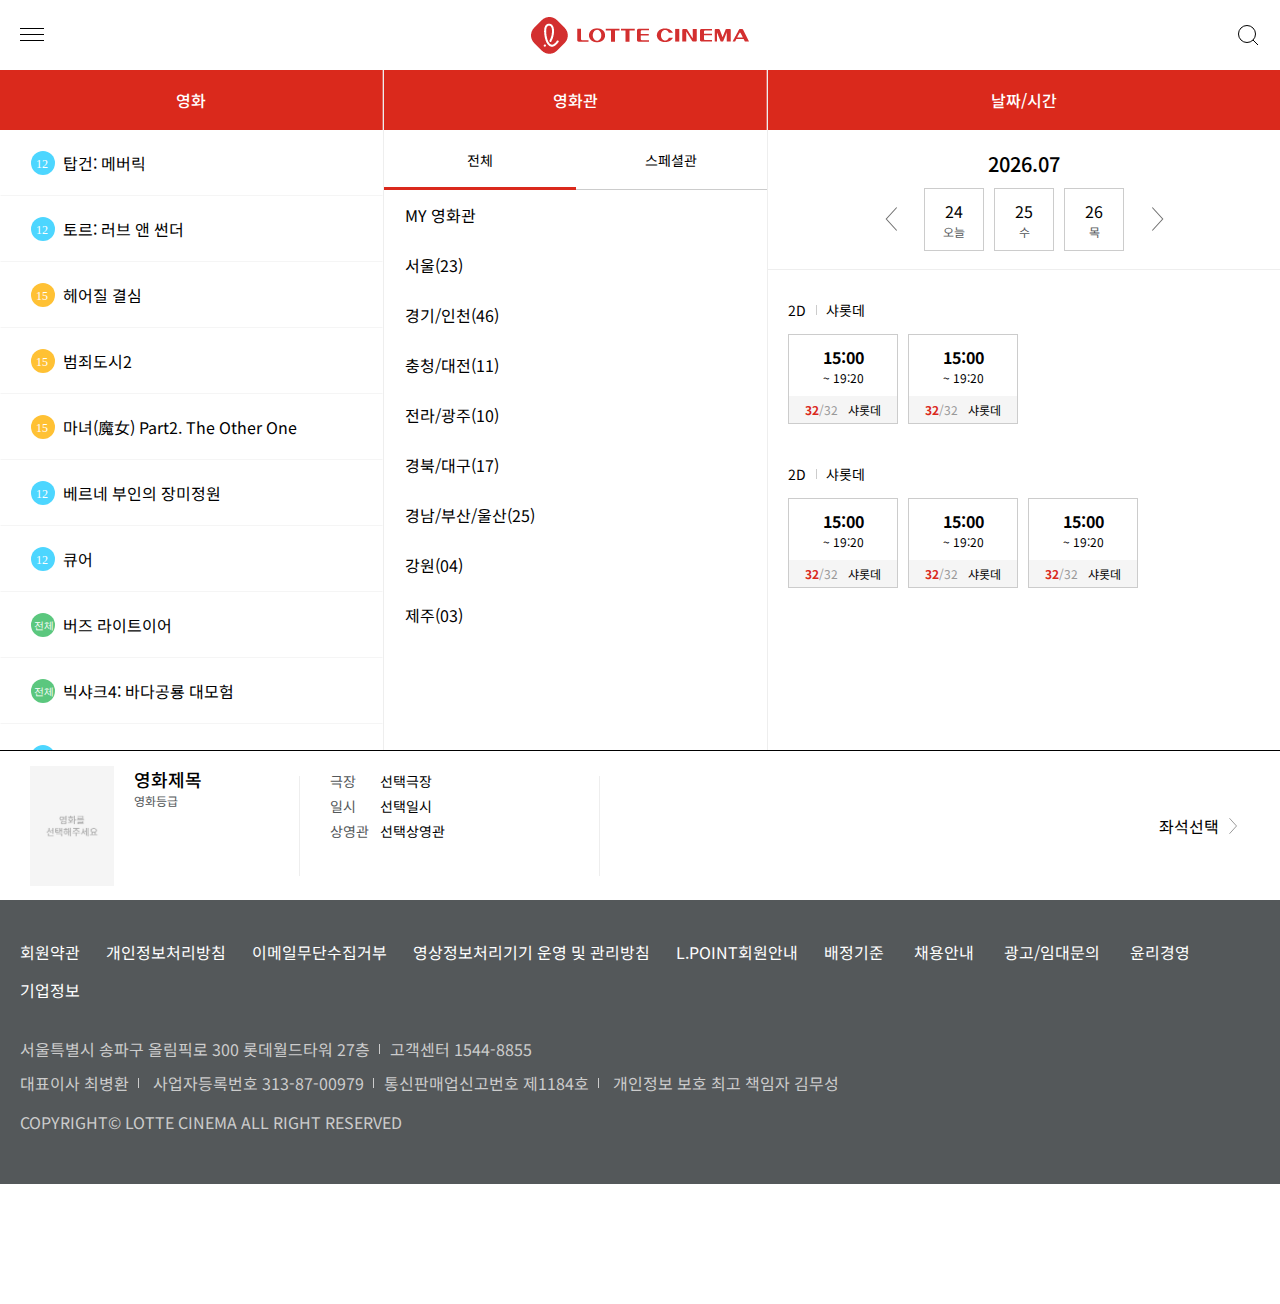
<file: tiketting/tiketing.html>
<!DOCTYPE html>
<html lang="ko">
<head>
  <meta charset="UTF-8">
  <meta http-equiv="X-UA-Compatible" content="IE=edge">
  <meta name="viewport" content="width=device-width,initial-scale=1,minimum-scale=1,maximum-scale=1,user-scalable=no">
  <title>롯데시네마 | 예매하기</title>

  <!-- reset css -->
  <link rel="stylesheet" href="../css/minireset.min.css">
  <!-- web font -->
  <link rel="preconnect" href="https://fonts.googleapis.com">
  <link rel="preconnect" href="https://fonts.gstatic.com" crossorigin>
  <link href="https://fonts.googleapis.com/css2?family=Noto+Sans+KR:wght@400;500;700&display=swap" rel="stylesheet">
  <!-- style css -->
  <link rel="stylesheet" href="../css/basic.css">
  <link rel="stylesheet" href="./css/ticketing.css">
  <link rel="stylesheet" media="screen and (min-width:768px)" href="./css/ticketing_tablet.css">
  <link rel="stylesheet" media="screen and (min-width:1440px)" href="./css/ticketing_pc.css">
</head>
<body>
  
  <!-- header -->
  <header id="header">
    <h1 class="logo"><a href="../"><span class="blind">롯데시네마</span></a></h1>
    <!-- gnb -->
    <ul id="gnb">
      <li class="link">
        <a href="./tiketing.html">예매</a>
        <ul>
          <li><a href="./tiketing.html">예매하기</a></li>
          <li><a href="#">상영시간표</a></li>
          <li><a href="#">할인안내</a></li>
        </ul>
      </li>
      <li class="link">
        <a href="../movie/movie.html">영화</a>
        <ul>
          <li><a href="../movie/movie.html">홈</a></li>
          <li><a href="#">현재상영작</a></li>
          <li><a href="#">상영예정작</a></li>
          <li><a href="#">아르떼</a></li>
          <li><a href="#">국립국장</a></li>
        </ul>
      </li>
      <li>
        <a href="#">영화관</a>
        <ul>
          <li><a href="#">스페셜관</a></li>
          <li><a href="#">서울</a></li>
          <li><a href="#">경기/인천</a></li>
          <li><a href="#">충청/대전</a></li>
          <li><a href="#">전라/광주</a></li>
          <li><a href="#">경북/대구</a></li>
          <li><a href="#">경남/부산/울산</a></li>
          <li><a href="#">강원</a></li>
          <li><a href="#">제주</a></li>
        </ul>
      </li>
      <li>
        <a href="#">이벤트</a>
        <ul>
          <li><a href="#">홈</a></li>
          <li><a href="#">영화</a></li>
          <li><a href="#">시사회/무대인사</a></li>
          <li><a href="#">HOT</a></li>
          <li><a href="#">제휴할인</a></li>
          <li><a href="#">우리동네영화관</a></li>
        </ul>
      </li>
      <li>
        <a href="#">스토어</a>
        <ul>
          <li><a href="#">베스트</a></li>
          <li><a href="#">관람권</a></li>
          <li><a href="#">스낵음료</a></li>
          <li><a href="#">포토카드</a></li>
        </ul>
      </li>
      <li><a href="#">멤버십</a></li>
    </ul>
    <!-- mobile gnb -->
    <nav id="m_gnb" class="m_gnb">
      <div class="m_gnb-head">
        <h3><a href="../"><span class="blind">로고</span></a></h3>
        <div class="x_btn"><span class="blind">닫기</span></div>
      </div>
      <ul class="m_gnb-menu">
        <li class="link"><a href="../movie/movie.html">영화</a></li>
        <li><a href="#">영화관</a></li>
        <li><a href="#">스페셜관</a></li>
        <li><a href="#">이벤트</a></li>
        <li><a href="#">스토어</a></li>
        <li><a href="#">클럽</a></li>
        <li><a href="#">멤버십</a></li>
        <li><a href="#">공지사항</a></li>
        <li><a href="#">포토카드</a></li>
        <li><a href="#">단체관람/대관문의</a></li>
        <li><a href="#">고객센터</a></li>
      </ul>
      <ul class="m_gnb-utill">
        <li><a href="#">로그인</a></li>
        <li><a href="#">회원가입</a></li>
        <li class="link"><a href="#">바로예매</a></li>
      </ul>
    </nav>
    <!-- utill -->
    <ul id="utill">
      <li><a href="#">로그인</a></li>
      <li><a href="#">회원가입</a></li>
      <li><a href="./tiketing.html">바로예매</a></li>
      <li><a href="#">단체관람/대관문의</a></li>
      <li><a href="#">고객센터</a></li>
    </ul>
    <!-- header icon -->
    <div class="menu_icon"><span class="blind">메뉴</span></div>
    <div class="serch_icon"><span class="blind">검색</span></div>
    <!-- serch-wrap -->
    <div id="serch">
      <div class="serch-wrap">
        <form action="#" method="post" id="serch_form">
          <input type="text" name="serch" id="serch_box" placeholder="Search...">
          <button type="submit" id="serch_btn" formtarget="_blank"><span  class="blind">검색</span></button>
        </form>
        <div class="x_btn"><span class="blind">닫기</span></div>
      </div>
    </div>
  </header>
  <!-- tiketing main -->
  <section id="tiketing">
      <div class="tiketing-container">
        <!-- movie -->
        <div class="tiketing-movie">
          <h2 class="title">영화</h2>
          <ul class="tiketing-movie_option">
            <li class="movie_name grade_12" data-active="off">
              탑건: 메버릭
            </li>
            <li class="movie_name grade_12" data-active="off">
              <h3>토르: 러브 앤 썬더</h3>
            </li>
            <li class="movie_name grade_15" data-active="off">
              <h3>헤어질 결심</h3>
            </li>
            <li class="movie_name grade_15" data-active="off">
              <h3>범죄도시2</h3>
            </li>
            <li class="movie_name grade_15" data-active="off">
              <h3>마녀(魔女) Part2. The Other One</h3>
            </li>
            <li class="movie_name grade_12" data-active="off">
              <h3>베르네 부인의 장미정원</h3>
            </li>
            <li class="movie_name grade_12" data-active="off">
              <h3>큐어</h3>
            </li>
            <li class="movie_name grade_all" data-active="off">
              <h3>버즈 라이트이어</h3>
            </li>
            <li class="movie_name grade_all" data-active="off">
              <h3>빅샤크4: 바다공룡 대모험</h3>
            </li>
            <li class="movie_name grade_12" data-active="off">
              <h3>쥬라기 월드: 도미니언</h3>
            </li>
            <li class="movie_name grade_12" data-active="off">
              <h3>브로커</h3>
            </li>
            <li class="movie_name grade_15" data-active="off">
              <h3>모어</h3>
            </li>
          </ul>

        </div>
        <!-- theater -->
        <div class="tiketing-theater">
          <h2 class="title">영화관</h2>
          <ul class="tiketing-tab">
            <li class="active">전체</li>
            <li>스페셜관</li>
          </ul>
          <div class="tiketing-area-wrap">

            <ul class="tiketing-area show">
              <li>MY 영화관</li>
              <li data-active="off">서울(23)
                <ul class="tiketing-zone">
                  <li>가산디지털</li>
                  <li>가양</li>
                  <li>강동</li>
                  <li>건대입구</li>
                  <li>김포공항</li>
                  <li>노원</li>
                  <li>도곡</li>
                  <li>독산</li>
                  <li>브로드웨이(신사)</li>
                  <li>서울대입구</li>
                  <li>수락산</li>
                  <li>수유</li>
                  <li>신림</li>
                  <li>에비뉴엘(명동)</li>
                  <li>영등포</li>
                  <li>용산</li>
                  <li>월드타워</li>
                  <li>은평(롯데몰)</li>
                  <li>중랑</li>
                  <li>청량리</li>
                  <li>합정</li>
                  <li>홍대입구</li>
                </ul>
              </li>
              <li data-active="off">경기/인천(46)
                <ul class="tiketing-zone">
                  <li>광교아울렛</li>
                  <li>광명(광명사거리)</li>
                  <li>광명아울렛</li>
                  <li>광주터미널</li>
                  <li>구리아울렛</li>
                  <li>동탄</li>
                  <li>라페스타</li>
                  <li>마석</li>
                  <li>별내</li>
                  <li>병점</li>
                  <li>부천(신중동역)</li>
                  <li>부천역</li>
                  <li>부평</li>
                  <li>부평갈산</li>
                  <li>부평역사</li>
                  <li>북수원(천천동)</li>
                  <li>산본피트인</li>
                  <li>서수원</li>
                  <li>성남중앙(신흥역)</li>
                  <li>센트럴락</li>
                  <li>송탄</li>
                  <li>수원(수원역)</li>
                  <li>수지</li>
                  <li>시화</li>
                  <li>시흥장현</li>
                  <li>안산</li>
                  <li>안산고잔</li>
                  <li>안성</li>
                  <li>안양(안양역)</li>
                  <li>안양일번가</li>
                  <li>양주고읍</li>
                  <li>영종하늘도시</li>
                  <li>오산(원동)</li>
                  <li>용인기흥</li>
                  <li>용인역북</li>
                  <li>위례</li>
                  <li>의정부민락</li>
                  <li>인덕원</li>
                  <li>인천아시아드</li>
                  <li>인천터미널</li>
                  <li>주엽</li>
                  <li>진접</li>
                  <li>파주운정</li>
                  <li>판교(창조경제밸리)</li>
                  <li>평톨(범계역)</li>
                  <li>평택비전(뉴코아)</li>
                  <li>하남미사</li>
                  <li>향남</li>
                </ul>
              </li>
              <li data-active="off">충청/대전(11)
                <ul class="tiketing-zone">
                  <li>당진</li>
                  <li>대전(백화점)</li>
                  <li>대전둔산(월평동)</li>
                  <li>대전센트럴</li>
                  <li>서산</li>
                  <li>서청주(아울렛)</li>
                  <li>아산터미널</li>
                  <li>천안불당</li>
                  <li>청주용암</li>
                  <li>충주(모다아울렛)</li>
                </ul>
              </li>
              <li data-active="off">전라/광주(10)
                <ul class="tiketing-zone">
                  <li>광주(백화점)</li>
                  <li>광주광산</li>
                  <li>군산나운</li>
                  <li>군산몰</li>
                  <li>수완(아울렛)</li>
                  <li>익산모현</li>
                  <li>전주(백화점)</li>
                  <li>전주송천</li>
                  <li>전주평화</li>
                  <li>충장로</li>
                </ul>
              </li>
              <li data-active="off">경북/대구(17)
                <ul class="tiketing-zone">
                  <li>경주</li>
                  <li>경주황성</li>
                  <li>구미공단</li>
                  <li>대구광장</li>
                  <li>대구을하</li>
                  <li>대구현풍</li>
                  <li>동성로</li>
                  <li>상인</li>
                  <li>상주</li>
                  <li>성서</li>
                  <li>영주</li>
                  <li>영천</li>
                  <li>포항</li>
                  <li>프리미엄구미센트럴</li>
                  <li>프리미엄만경</li>
                  <li>프리미엄안동</li>
                  <li>프리미엄안칠곡</li>
                </ul>
              </li>
              <li data-active="off">경남/부산/울산(25)
                <ul class="tiketing-zone">
                  <li>거창</li>
                  <li>광복</li>
                  <li>김혜부원</li>
                  <li>김혜아울렛(장유)</li>
                  <li>대영</li>
                  <li>통례</li>
                  <li>동부산아울렛</li>
                  <li>마산(합성동)</li>
                  <li>부산명지</li>
                  <li>부산본점</li>
                  <li>사천</li>
                  <li>서면(전포동)</li>
                  <li>센텀시티</li>
                  <li>양산물금</li>
                  <li>엠비씨네(진주)</li>
                  <li>오투(부산대)</li>
                  <li>울산(백화점)</li>
                  <li>울산성남</li>
                  <li>진주혁신(롯데몰)</li>
                  <li>진해</li>
                  <li>창원</li>
                  <li>통영</li>
                  <li>프리미엄경남대</li>
                  <li>프리미엄진주</li>
                  <li>프리미엄해운대</li>
                </ul>
              </li>
              <li data-active="off">강원(04)
                <ul class="tiketing-zone">
                  <li>동해</li>
                  <li>속초</li>
                  <li>원주무실</li>
                  <li>춘천</li>
                </ul>
              </li>
              <li data-active="off">제주(03)
                <ul class="tiketing-zone">
                  <li>서귀포</li>
                  <li>제주삼화지구</li>
                  <li>제주아라</li>
                </ul>
              </li>
              <li class="select_theater">
                영화관을<br>선택해주세요
              </li>        
            </ul>
            <ul class="tiketing-area ">
              <li>샤롯데(11)</li>
              <li>수퍼플렉스 G(1)
                <ul class="tiketing-zone">
                  <li>가산디지털</li>
                  <li>가양</li>
                  <li>강동</li>
                  <li>건대입구</li>
                  <li>김포공항</li>
                  <li>노원</li>
                  <li>도곡</li>
                  <li>독산</li>
                  <li>브로드웨이(신사)</li>
                  <li>서울대입구</li>
                  <li>수락산</li>
                  <li>수유</li>
                  <li>신림</li>
                  <li>에비뉴엘(명동)</li>
                  <li>영등포</li>
                  <li>용산</li>
                  <li>월드타워</li>
                  <li>은평(롯데몰)</li>
                  <li>중랑</li>
                  <li>청량리</li>
                  <li>합정</li>
                  <li>홍대입구</li>
                </ul>
              </li>
              <li>수퍼 S(4)</li>
              <li>수퍼플렉스(9)</li>
              <li>수퍼 4D(10)</li>
              <li>컬러리움(1)</li>
              <li>씨네살롱(1)</li>
              <li>씨네패밀리(1)</li>
              <li>씨네커플(29)</li>
              <li>씨네비즈(5)</li>
              <li>씨네컴포트(리클라이너)(20)</li>
              <li class="select_theater">
                영화관을<br>선택해주세요
              </li>        
            </ul>
          </div>
  
        </div>
        <!-- date -->
        <div class="tiketing-date">
          <h2 class="title">날짜/시간</h2>

          <div class="tiketing-day">
            <h3 class="tiketing-month">2022.07</h3>
            <div class="tiketing-wrap">
              <ul class="tiketing-arrow">
                <li class="tiketing-prev"><span class="blind">이전</span></li>
                <li class="tiketing-next"><span class="blind">다음</span></li>
              </ul>
              <ul class="tiketing-week">
                <li class="tiketing-date_area">
                  <p class="date_value">12</p>
                  <p id="today" class="week_day">오늘</p>
                </li>
                <li class="tiketing-date_area">
                  <p class="date_value">13</p>
                  <p class="week_day">수</p>
                </li>
                <li class="tiketing-date_area">
                  <p class="date_value">14</p>
                  <p class="week_day">목</p>
                </li>
                <li class="tiketing-date_area">
                  <p class="date_value">15</p>
                  <p class="week_day">금</p>
                </li>
                <li class="tiketing-date_area">
                  <p class="date_value">16</p>
                  <p class="week_day">토</p>
                </li>
                <li class="tiketing-date_area">
                  <p class="date_value">17</p>
                  <p class="week_day">일</p>
                </li>
                <li class="tiketing-date_area">
                  <p class="date_value">18</p>
                  <p class="week_day">월</p>
                </li>
              </ul>
            </div>
          </div>

          <div class="tiketing-time">
            <!-- 옵션 1 -->
            <div class="tiketing-time_container">
              <div class="tiketing-version">
                <p>2D</p>
                <span class="place">샤롯데</span>
              </div>
              <ul class="tiketing-menu">
                <li>
                  <div class="tiketing-hour">
                    <strong>15:00</strong>
                    <span>~ 19:20</span>
                  </div>
                  <div class="tiketing-place">
                    <p class="tiketing-seat"><strong>32</strong>/32</p>
                    <p>샤롯데</p>
                  </div>
                </li>
                <li>
                  <div class="tiketing-hour">
                    <strong>15:00</strong>
                    <span>~ 19:20</span>
                  </div>
                  <div class="tiketing-place">
                    <p class="tiketing-seat"><strong>32</strong>/32</p>
                    <p>샤롯데</p>
                  </div>
                </li>
              </ul>
            </div>

            <!-- 옵션 2 -->
            <div class="tiketing-time_container">
              <div class="tiketing-version">
                <p>2D</p>
                <span class="place">샤롯데</span>
              </div>
              <ul class="tiketing-menu">
                <li>
                  <div class="tiketing-hour">
                    <strong>15:00</strong>
                    <span>~ 19:20</span>
                  </div>
                  <div class="tiketing-place">
                    <p class="tiketing-seat"><strong>32</strong>/32</p>
                    <p>샤롯데</p>
                  </div>
                </li>
                <li>
                  <div class="tiketing-hour">
                    <strong>15:00</strong>
                    <span>~ 19:20</span>
                  </div>
                  <div class="tiketing-place">
                    <p class="tiketing-seat"><strong>32</strong>/32</p>
                    <p>샤롯데</p>
                  </div>
                </li>
                <li>
                  <div class="tiketing-hour">
                    <strong>15:00</strong>
                    <span>~ 19:20</span>
                  </div>
                  <div class="tiketing-place">
                    <p class="tiketing-seat"><strong>32</strong>/32</p>
                    <p>샤롯데</p>
                  </div>
                </li>
              </ul>
            </div>
            
          </div>
        </div>
        <!-- select movie -->
        <div class="tiketing-select">
          <div class="tiketing-select_movie">
            <!-- <p class="nomovie">영화선택</p> -->
            <div class="tiketing-select_wrap">
              <div class="tiketing-select_img"><span class="blind">영화 포스터</span></div>
              <div class="tiketing-select_txt">
                <h3 id="movieName">영화제목</h3>
                <p id="movieGrade">영화등급</p>
              </div>

            </div>
          </div>
          <div class="tiketing-select_date">
            <!-- <p class="nomovie">일시선택</p> -->
            <ul>
              <li>
                <span>극장</span><em id="selectTheater">선택극장</em>
              </li>
              <li>
                <span>일시</span><em id="selectDay">선택일시</em>
              </li>
              <li>
                <span>상영관</span><em>선택상영관</em>
              </li>
            </ul>
          </div>
          <div class="tiketing_seatBtn">
            <a href="#" id="tiketingBtn">좌석선택</a>
          </div>
        </div>
      </div>
  </section>

  <!-- footer -->
  <footer>
    <ul class="footer-info">
      <li><a href="#">회원약관</a></li>
      <li><a href="#">개인정보처리방침</a></li>
      <li><a href="#">이메일무단수집거부</a></li>
      <li class="m_none"><a href="#">영상정보처리기기 운영 및 관리방침</a></li>
      <li class="m_none"><a href="#">L.POINT회원안내</a></li>
      <li class="release m_none">
        <span><a href="#">배정기준</a></span>
        <span><a href="#">채용안내</a></span>
        <span><a href="#">광고/임대문의</a></span>
        <span><a href="#">윤리경영</a></span>
      </li>
      <li><a href="#">기업정보</a></li>
    </ul>
    <ul class="footer-address">
      <li>
        <span class="line line-none">서울특별시 송파구 올림픽로 300 롯데월드타워 27층</span>
        <span>고객센터 1544-8855</span>
      </li>
      <li>
        <p>
          <span class="line">대표이사 최병환</span>
          <span class="line line-none">사업자등록번호 313-87-00979</span>
        </p>
        <p>
          <span class="line">통신판매업신고번호 제1184호</span>
          <span>개인정보 보호 최고 책임자 김무성</span>
        </p>
      </li>
    </ul>
    <p>copyright&copy; lotte cinema all right reserved</p>
  </footer>

  <!-- go to up -->
  <button id="goToTop"><span class="blind">위로</span></button>
  <script src="../js/basic.js"></script>
  <!-- <script src="./js/nowDay.js"></script> -->
  <script src="./js/tiketing.js"></script>
</body>
</html>
</file>
<file: css/basic.css>
@charset "utf-8";

html {
  font-size: 62.5%;
}

body {
  font-size: 1rem;
  font-family: "Noto Sans Kr", system-ui, -apple-system, BlinkMacSystemFont,
    "Segoe UI", Roboto, Oxygen, Ubuntu, Cantarell, "Open Sans", "Helvetica Neue",
    sans-serif;
  font-weight: 400;
}


/****** 기본 스타일 ******/
a {
  color: inherit;
}

img {
  width: 100%;
  height: 100%;
  object-fit: cover;
}

button {
  font-family: "Noto Sans Kr", system-ui, -apple-system, BlinkMacSystemFont,
  "Segoe UI", Roboto, Oxygen, Ubuntu, Cantarell, "Open Sans", "Helvetica Neue",
  sans-serif;
  border: none;
  color: inherit;
  cursor: pointer;
}

.blind {
  overflow: hidden;
  position: absolute;
  margin: -1px;
  width: 1px;
  height: 1px;
}

.block {
  display: block;
}

.x_btn {
  width: 24px;
  height: 24px;
  background: url(../images/x_btn.svg) no-repeat 50% / contain;
  cursor: pointer;
}

.link{
  font-weight: 500;
  color: #000;
}

/****** header ******/
header {
  display: flex;
  justify-content: space-between;
  align-items: center;
  position: fixed;
  top: 0;
  left: 0;
  padding: 0 2rem;
  width: 100%;
  height: 7rem;
  z-index: 9999;
  background-color: #fff;
  transition: top 1s ease-out;
}

.header-down {
  top: -100%;
}

.header-up {
  top: 0;
}

.header-line {
  border-bottom: 1px solid #ccc;
}

header .logo {
  order: 2;
  
}

header .logo a {
  display: block;
  width: 96px;
  height: 30px;
  background: url(../images/logo.svg) no-repeat 50% / contain;
}

/****** header menu & serch ******/
header #gnb,
header #utill {
  display: none;
}

header .menu_icon,
header .serch_icon {
  width: 24px;
  height: 24px;
  background: no-repeat 50% / contain;
  cursor: pointer;
}

header .menu_icon {
  order: 1;
  background-image: url(../images/menu_ico.svg);
}

header .serch_icon {
  order: 3;
  background-image: url(../images/serch_ico.svg);
}

/****** mobile menu ******/
.m_gnb {
  display: flex;
  flex-direction: column;
  position: fixed;
  top: 0;
  left: -100%;
  padding: 0 2rem;
  width: 100%;
  height: 100vh;
  background-color: #fff;
  font-size: 1.8rem;
  transition: left 0.5s;
  overflow: hidden;
}

.m_gnb-view {
  left: 0;
}


#m_gnb .m_gnb-head {
  margin: 3rem 0 3.5rem;
  display: flex;
  justify-content: space-between;
}

#m_gnb .m_gnb-head h3 a {
  display: block;
  background: url(../images/logo.svg) no-repeat 50% / contain;
  width: 96px;
  height: 30px;
}


#m_gnb .m_gnb-menu {
  display: flex;
  flex-wrap: wrap;
  color: #555;
}

#m_gnb .m_gnb-menu li {
  width: 50%;
  padding: 1.5rem 0;
}

#m_gnb .m_gnb-utill {
  display: flex;
  justify-content: center;
  align-items: center;
  position: absolute;
  left: 0;
  bottom: 0;
  padding: 2rem 0;
  width: 100%;
  background-color: #f5f5f5;
  font-size: 1.6rem;
  color: #555;
}

#m_gnb .m_gnb-utill li {
  margin: 0 1rem;
}

#m_gnb .m_gnb-utill li a {
  display: block;
  position: relative;
  padding: 1rem 1.5rem;
}

#m_gnb .m_gnb-utill li a::after {
  content: "";
  display: block;
  position: absolute;
  top: 50%;
  right: 0;
  transform: translateY(-50%);
  width: 1px;
  height: 10px;
  background-color: #ccc;
}



#m_gnb .m_gnb-utill li:last-child a::after {
  display: none;
}

/****** footer ******/
footer {
  padding: 4rem 2rem;
  background-color: #54585A;
  font-size: 1.2rem;
  color: #ccc;
}

footer .footer-info {
  display: flex;
  justify-content: space-between;
  flex-wrap: wrap;
  margin-bottom: 2.5rem;
  color: #fff;
}

footer .footer-info li {
  line-height: 2.4rem;
}

footer .footer-info .m_none {
  display: none;
}

footer .footer-address {
  display: flex;
  flex-direction: column;
}

footer .footer-address li {
  display: flex;
  flex-direction: column;
}

footer .footer-address li span {
  position: relative;
  display: inline-block;
  margin: 0.5rem 1rem 0.5rem 0 ;
  padding-right: 1rem;
}

footer .footer-address li .line::after {
  content: "";
  display: block;
  position: absolute;
  top: 50%;
  right: 0;
  transform: translateY(-50%);
  width: 1px;
  height: 10px;
  background-color: #ccc;
}

footer .footer-address li .line-none::after {
  display: none;
}

footer > p {
  margin: 1rem 0;
  text-transform: uppercase;
}

/****** go to top ******/
#goToTop {
  position: fixed;
  bottom: 25px;
  right: 25px;
  width: 50px;
  height: 50px;
  border: none;
  background: #DA291C url(../images/top.svg) no-repeat 50%;
  cursor: pointer;
  z-index: 999;
  visibility: hidden;
  opacity: 0;
  transition: 0.3s;
}

#goToTop.show {
  opacity: 1;
  visibility: visible;
}

/****** serch ******/
#serch {
  display: flex;
  justify-content: center;
  align-items: center;
  position: fixed;
  top: 0;
  left: 0;
  width: 100%;
  height: 100%;
  background: url(../images/img_lotte01.jpg) no-repeat 50% / cover;
  opacity: 0;
  visibility: hidden;
  transition: opacity 0.5s, visibility 0.5s;
}

#serch.serch-view {
  opacity: 1;
  visibility: visible;
}

#serch .serch-wrap {
  display: flex;
  justify-content: center;
  align-items: center;
  position: relative;
  width: 90%;
  height: 90vh;
  background-color: rgba(255,255,255,0.8);
}

#serch #serch_form {
  display: flex;
  justify-content: space-between;
  align-items: center;
  width: 80%;
  transform: translateY(-200%);
  transition: transform 1s;
}

#serch.serch-view #serch_form {
  transform: translateY(0);
}

#serch .serch-wrap #serch_box {
  padding: 1rem 0;
  width: calc(100% - 42px);
  border: none;
  border-bottom: 1px solid #DA291C;
  background-color: transparent;
  color: #000;
  font-size: 2.4rem;
  font-weight: 700;
}

#serch .serch-wrap #serch_box::placeholder {
  color: #DA291C;
}

#serch .x_btn {
  position: absolute;
  top: 2rem;
  right: 2rem;
  width: 24px;
  height: 24px;
}

#serch #serch_btn { 
  background: url(../images/serch_ico_r.svg) no-repeat 50% / contain;
  width: 32px;
  height: 32px;
  border: none;
  cursor: pointer;
}

@media screen and (min-width: 768px) {
  /****** header ******/
  header .logo a {
    width: 219px;
    height: 37px;
    background-image: url(../images/logo.png);
  }

  /****** mobile menu ******/
  .m_gnb {
    padding: 0 5rem;
    width: 640px;
    height: 100vh;
    background-color: #fff;
    font-size: 1.8rem;
    transition: 1s;
    overflow: hidden;
    z-index: 9999;
  }

  .m_gnb-view {
    left: 0;
  }

  #m_gnb .m_gnb-head {
    margin: 5rem 0;
  }
  
  #m_gnb .m_gnb-head h3 a {
    width: 219px;
    height: 37px;
    background-image: url(../images/logo.png);
  }

  #m_gnb .m_gnb-menu {
    overflow: auto;
    padding-bottom: 10rem;
  }

  #m_gnb .m_gnb-menu li {
    width: 100%;
    padding: 1.5rem 0;
  }
  
  /****** footer ******/
  footer{
    font-size: 1.6rem;
  }
  
  footer .footer-info {
    justify-content: flex-start;
    margin-bottom: 1.6rem;
  }

  footer .footer-info li {
    margin-right: 2.6rem;
    margin-bottom: 1.4rem;
  }

  footer .footer-info .m_none {
    display: block;
  }

  footer .footer-info li span {
    margin-right: 2.6rem;
  }
  
  footer .footer-info li span:last-child {
    margin: 0;
  }

  footer .footer-address li p {
    display: inline-block;
  }
  
  footer .footer-address li {
    flex-direction: row;
    flex-wrap: wrap;
  }

  footer .footer-address li:first-child .line::after {
    display: block;
  }
  
  footer .footer-address li .line-none::after {
    display: block;
  }
}

@media screen and (min-width: 1440px) {
  /****** header ******/
  header{
    padding: 0 5rem;
    height: 10rem;
    font-size: 1.6rem;
  }

  header .logo {
    position: absolute;
    top: 50%;
    left: 50%;
    transform: translate(-50%, -50%);
  }

  header #gnb,
  header #utill {
    display: flex;
  }

  header #gnb {
    order: 1;
    margin-right: auto;
  }

  header #utill {
    margin-left: auto;
    order: 3;
  }

  header > ul {
    height: 100%;
  }

  header > ul > li {
    display: flex;
    align-items: center;
    position: relative;
    margin: 0 0.5rem;
    height: 100%;
    color: #555;
  }

  header > ul > li.link ul {
    font-weight: 400;
  }

  header > ul > li > a {
    display: flex;
    align-items: center;
    padding: 0.5rem;
    height: 100%;
  }
  
  header > ul > li > a:hover {
    color: #DA291C;
  }

  header #gnb {
    transform: translateX(-1rem);
  }
  
  header #gnb ul {
    display: none;
    position: absolute;
    top: 80%;
    left: 0;
    width: 200px;
    background-color: #fff;
    border: 1px solid #000;
    box-shadow: 0 6px 12px 0 rgba(63, 65, 80, 0.1);
  }

  header #gnb ul li a {
    display: block;
    padding: 1.5rem 2rem;
  }

  header #gnb li:hover ul {
    display: block;
  }

  header #gnb li:hover ul li:hover {
    background-color: #DA291C;
    color: #fff;
  }

  header .menu_icon {
    display: none;
  }

  header .serch_icon {
    margin-left: 2rem;
  }

  /****** footer ******/
  footer > ul,
  footer > p{
    margin: 0 auto;
    max-width: 1400px;
  }

  /****** go to top ******/
  #goToTop:hover {
    background-color: #BF2419;
    transform: translateY(-5px);
  }

  /****** serch ******/
  #serch .serch-wrap {
    height: 80vh;
  }

  #serch #serch_form {
    width: 60%;
  }
}

@media screen and (min-width: 1600px) {
  /****** header ******/
  header > ul > li {
    margin: 0 1rem;
  }

  header > ul > li > a {
    padding: 1rem;
  }
  
  header #gnb {
    transform: translateX(-2rem);
  }
}
</file>
<file: css/style.css>
@charset "utf-8";
/****** skip navigation ******/
.skip_nav {
  position: absolute;
  top: -40px;
  left: 0;
  width: 150px;
  height: 40px;
  font-size: 16px;
  z-index: 99999;
}

.skip_nav a {
  display: block;
  position: absolute;
  top: 0;
  left: 0;
  width: 100%;
  height: 100%;
  background-color: #000;
  text-align: center;
  line-height: 40px;
  color: #fff;
}

.skip_nav a:focus,
.skip_nav a:active{
  top: 100%;
}

/****** main_banner ******/
article {
  margin-top: 7rem;
  padding: 0 2rem;
}

article .slider {
  overflow: hidden;
  position: relative;
  height: calc(100vh - 9rem);
}

article .slider-pagination {
  display: flex;
  position: absolute;
  bottom: 0;
  right: 0;
  width: 46.154vw;
  height: 7rem;
  background-color: #fff;
  z-index: 9;
}

article .slider-pagination li {
  display: flex;
  justify-content: center;
  align-items: center;
  position: relative;
  width: 33.3333%;
  font-size: 1.6rem;
  font-weight: 700;
  color: #ccc;
  cursor: pointer;
}

article .slider-pagination li::after {
  content: "/";
  color: #eee;
  position: absolute;
  top: 50%;
  right: 0;
  transform: translateY(-50%);
}

article .slider-pagination li:last-child::after {
  display: none;
}

article .slider-pagination li.active {
  color: #DA291C;
}

article .slider-pagination li .pagination-title {
  display: none;
}

article .slider-wrap {
  display: flex;
  height: 100%;
}

article .slider-wrap li {
  width: 100%;
  flex-shrink: 0;
}

article .slider-wrap li a {
  display: block;
  width: 100%;
  height: 100%;
  background: no-repeat 50% / cover;
}

/* 메인배너 img */
article .slider-wrap li:nth-child(1) a{
  background-image: url(../images/m_banner_1.png);
}
article .slider-wrap li:nth-child(2) a{
  background-image: url(../images/m_banner_2.png);
}
article .slider-wrap li:nth-child(3) a{
  background-image: url(../images/m_banner_3.png);
}

/****** main ******/
section {
  position: relative;
  padding: 10rem 0;
}

.main-title {
  display: flex;
  flex-direction: column;
  justify-content: center;
  align-items: center;
  padding: 0 2rem 5rem;
  font-size: 1.4rem;
  color: #54585A;
}

.main-title h2 {
  order: 2;
  font-size: 2.8rem;
  font-weight: 700;
  text-transform: uppercase;
  color: #DA291C;
}

.main-title p {
  order: 1;
}

.main-pagination {
  display: none;
  justify-content: center;
  margin-top: 6rem;
}

.main-pagination li {
  margin: 0 0.5rem;
  width: 6px;
  height: 6px;
  background-color: rgba(0,0,0,0.5);
  border-radius: 50%;
}

.ghost_btn {
  display: grid;
  place-items: center;
  height: 50px;
  border: 1px solid #DA291C;
  color: #000;
  font-size: 1.6rem;
  transition: 0.3s;
}

.d_day {
  color: #DA291C;
  text-transform: uppercase;
}

.slide-arrow {
  display: none;
  position: absolute;
  z-index: 99;
}

.slide-prev,
.slide-next {
  width: 22px;
  height: 22px;
  background: no-repeat 50% / contain;
  opacity: 0.5;
  cursor: pointer;
}

.slide-prev {
  background-image: url(../images/prev_arrow.svg);
}

.slide-next {
  background-image: url(../images/next_arrow.svg);
}

/****** best_movie ******/
#best_movie .best_movie-wrap {
  margin: 0 2rem;
}

#best_movie .best_movie-container {
  position: relative;
  display: flex;
  overflow: hidden;
}

#best_movie .best_movie-content {
  flex-shrink: 0;
  margin-right:2rem;
  color: #54585A;
  font-size: 1.6rem;
}

#best_movie .best_movie-content:last-child {
  margin-right: 2rem;
}

#best_movie .best_movie-img {
  position: relative;
  overflow: hidden;
  width: 71.282vw;
  height: 97.949vw;
  min-width: 278px;
  min-height: 382px;
}

#best_movie .best_movie-img-over {
  display: flex;
  flex-direction: column;
  justify-content: center;
  align-items: center;
  position: absolute;
  top: 0;
  left: 0;
  width: 100%;
  height: 100%;
  background-color: rgba(255,255,255,0.8);
  opacity: 0;
  visibility: hidden;
  transition: 0.5s;
}
 
#best_movie .best_movie-img-over a {
  display: block;
  margin: 0.5rem 0;
  padding: 1rem 5rem;
  font-size: 1.6rem;
  border: 1px solid;
}

#best_movie .best_movie-img-over .ticketing {
  border-color: #DA291C;
  color: #DA291C;
  transition: 0.3s;
}

#best_movie .best_movie-img-over .movie_more {
  border-color: #999;
  color: #54585A;
  transition: 0.3s;
}

#best_movie .best_movie-img-over .like {
  position: absolute;
  bottom: 3rem;
  left: 50%;
  transform: translateX(-50%);
  width: 24px;
  height: 24px;
  border: none;
  background: url(../images/heart.svg) no-repeat 50% / contain;
  cursor: pointer;
  transition: 0.3s;
}

#best_movie .best_movie-tit {
  overflow: hidden;
  margin: 2rem 0 1.6rem;
  font-size: 2.4rem;
  text-overflow: ellipsis;
  color: #000;
  white-space: nowrap;
}

#best_movie .best_movie-sub_txt {
  display: block;
  margin-top: 1rem;
  font-size: 1.4rem;
}

#best_movie .best_movie-sub_txt-star {
  padding-left: 2rem;
  background: url(../images/star.svg) no-repeat 0 50% / contain;
}

/****** 시사회/무대인사 ******/
#preview {
  margin: 0 2rem;
  padding: 10rem 0;
  background: #f5f5f5 url(../images/bg.svg) fixed no-repeat 60% 20% / cover;
}

#preview .main-title {
  padding: 0 2rem;
}

#preview .preview-tab {
  display: flex;
  justify-content: center;
  font-size: 1.4rem;
  color: #999;
}

#preview .preview-tab li {
  position: relative;
  margin: 1rem;
  padding: 2rem 1rem;
  cursor: pointer;
}

#preview .preview-tab li:first-child:after {
  content: "";
  position: absolute;
  top: 50%;
  right: -1rem;
  transform: translateY(-50%);
  display: block;
  width: 1px;
  height: 10px;
  background-color: #ddd;
}

#preview .preview-tab li.active {
  color: #000;
}

#preview .preview-container {
  position: relative;
  margin: 0 2rem;
}

#preview .preview-content {
  display: none;
}

#preview .preview-content.active {
  display: block;
}

#preview .preview-img {
  overflow: hidden;
  height: 79.487vw;
}

#preview .preview-txt {
  padding: 3rem 2rem;
  font-size: 1.4rem;
  color: #54585A;
  line-height: 2.4rem;
  background-color: #fff;
}

#preview .preview-txt em {
  font-style: normal;
  color: #DA291C;
}

#preview .preview-txt h4 {
  margin: 1rem 0 2rem;
  font-size: 2.4rem;
  font-weight: 500;
  line-height: 3.8rem;
  color: #000;
}

#preview .preview-txt p {
  display:-webkit-box;
  -webkit-line-clamp:3;
  -webkit-box-orient:vertical;
  height: 7.2rem;
  overflow: hidden;
  text-overflow: ellipsis;
}

#preview .preview-txt .ghost_btn {
  margin-top: 3rem;
  width: 11.9rem;
}

#preview .preview-arrow {
  display: flex;
  bottom: 4.4rem;
  right: 2rem;
}

#preview .preview-arrow .preview-prev {
  margin-right: 2rem;
}

/****** 상영 예정작 ******/
#new_movie .new_movie-wrap {
  margin: 0 2rem;
}

#new_movie .new_movie-container {
  display: flex;
  overflow: hidden;
}

#new_movie .new_movie-content {
  flex-shrink: 0;
  width: 71.282vw;
  min-width: 278px;
  font-size: 1.4rem;
  margin-right: 2rem;
}

#new_movie .new_movie-content p {
  margin: 3rem 0;
  color: #54585A;
  display:-webkit-box;
  -webkit-line-clamp:3;
  -webkit-box-orient:vertical;
  overflow: hidden;
  text-overflow: ellipsis;
}

#new_movie .new_movie-img_tit {
  position: relative;
  height: 99.231vw;
  min-height: 387px;
}

#new_movie .new_movie-tit {
  display: flex;
  flex-direction: column;
  justify-content: flex-end;
  position: absolute;
  bottom: 0;
  left: 0;
  padding-right: 1rem;
  background-color: #fff;
  width: 55.128vw;
  height: 8rem;
}

#new_movie .new_movie-tit em {
  font-size: 1.6rem;
  font-style: normal;
  color: #54585A;
}

#new_movie .new_movie-tit h3 {
  overflow: hidden;
  font-size: 2.2rem;
  font-weight: 500;
  white-space: nowrap;
  text-overflow: ellipsis;
}

#new_movie .new_movie-content .more{
  position: relative;
  padding-left: 44px;
  color: #000;
}

#new_movie .new_movie-content .more::before {
  content: "";
  display: block;
  position: absolute;
  top: 50%;
  left: 0;
  transform: translateY(-50%);
  width: 34px;
  height: 1px;
  background-color: #DA291C;
}

/****** friends ******/
#friends {
  margin: 0 2rem;
  padding: 5rem 2rem;
  background: url(../images/img_lotte01.jpg) no-repeat 50% / cover;
}

#friends .friends-container {
  padding: 10rem 0;
  background-color: rgba(255,255,255,0.8);  
  text-align: center;
}

#friends .friends-container h2 {
  font-size: 2.8rem;
  font-weight: 700;
  color: #DA291C;
  text-transform: uppercase;
}

#friends .friends-container p {
  margin: 2rem 0 4rem;
  font-size: 1.4rem;
  color: #54585A;
}

#friends .friends-container .ghost_btn {
  margin: 0 auto;
  width: 180px;
}

/****** event ******/
#event .event-container {
  margin: 0 2rem;
  display: flex;
  overflow: hidden;
}

#event .event-content {
  flex-shrink: 0;
  margin-right: 2rem;
  width:71.282vw;
  min-width: 278px;
  font-size: 1.2rem;
  color: #767676;
}

#event .event-content em {
  display: block;
  margin-top: 3rem;
  font-style: normal;
  color: #DA291C;
}

#event .event-content h3 {
  margin-bottom: 1.2rem;
  font-size: 1.6rem;
  color: #000;
}

/****** 스페셜관 ******/
#special {
  margin: 0 2rem;
  padding-top: 0;
}

#special .special-grid {
  display: grid;
  gap: 10px;
  grid-template-columns: 1fr 1fr;
  grid-auto-rows: 8rem;
}

#special .special-grid li {
  border: 1px solid #ccc;
  transition: 0.5s;
}

#special .special-grid li a {
  display: grid;
  place-items: center;
  width: 100%;
  height: 100%;
  transition: 0.3s;
}

#special .special-grid li img {
  width: auto;
  height: 30px;
}

@media screen and (min-width: 500px) {
  /****** main content ******/
  #best_movie .best_movie-content,
  #new_movie .new_movie-content,
  #event .event-content {
    width: calc(50% - 1rem);
    min-width: auto;
  }

  /****** best_movie ******/
  #best_movie .best_movie-img {
    width: 100%;
    height: auto;
    min-width: auto;
    min-height: auto;
  }

  /****** new_movie ******/
  #new_movie .new_movie-img_tit {
    height: auto;
    min-height: auto;
  }

  #new_movie .new_movie-img_tit .new_movie-tit {
    width: 80%;
  }

  /****** event ******/
  #event .event-content img {
    height: auto;
  }
}
</file>
<file: css/tablet_style.css>
@charset "utf-8";

/****** tablet ******/
/****** mobile menu ******/
.m_gnb {
  padding: 0 5rem;
  width: 640px;
  height: 100vh;
  background-color: #fff;
  font-size: 1.8rem;
  transition: 1s;
  overflow: hidden;
  z-index: 9999;
}

.m_gnb-view {
  left: 0;
}

#m_gnb .m_gnb-head {
  margin: 5rem 0;
}

#m_gnb .m_gnb-head h3 a {
  width: 219px;
  height: 37px;
  background-image: url(../images/logo.png);
}

#m_gnb .m_gnb-menu {
  overflow: auto;
  padding-bottom: 10rem;
}

#m_gnb .m_gnb-menu li {
  width: 100%;
  padding: 1.5rem 0;
}

/****** main_banner ******/
article .slider {
  height: 57.617vw;
  min-height: 590px;
}

/* 메인배너 img */
article .slider-wrap li:nth-child(1) a {
  background-image: url(../images/banner_1.jpg);
}

article .slider-wrap li:nth-child(2) a {
  background-image: url(../images/banner_2.jpg);
}

article .slider-wrap li:nth-child(3) a {
  background-image: url(../images/banner_3.jpg);
}

/****** main ******/
section {
  padding: 15rem 0;
}

.main-title {
  padding: 0 2rem 8rem;
  font-size: 2rem;
}

.main-title h2 {
  position: relative;
  font-size: 4rem;
}

.main-title h2::before,
.main-title h2::after {
  content: "";
  display: block;
  position: absolute;
  top: 50%;
  width: 17rem;
  height: 1px;
  background-color: #da291c;
}

.main-title h2::before {
  left: -21rem;
}

.main-title h2::after {
  right: -21rem;
}

.main-pagination {
  display: flex;
}

.slide-arrow {
  top: 35%;
  width: 100%;
}

.slide-prev,
.slide-next {
  position: absolute;
  width: 34px;
  height: 34px;
}

/****** section 공통 ******/
#best_movie .best_movie-content,
#new_movie .new_movie-content,
#event .event-content {
  width: calc(33.333% - 1.3333rem);
}

/****** 시사회/무대인사 ******/
#preview .preview-tab {
  font-size: 2rem;
}

#preview .preview-tab li:first-child::after {
  height: 12px;
}

#preview .preview-container {
  margin: 0 5rem;
}

#preview .preview-box {
  margin-left: 6rem;
  position: relative;
}

#preview .preview-img {
  position: absolute;
  top: 6rem;
  left: -6rem;
  width: 44.922vw;
  height: 408px;
}

#preview .preview-txt {
  padding: 70px 35px 70px 41.992vw;
  font-size: 1.6rem;
}

#preview .preview-txt h4 {
  font-size: 2.8rem;
}

#preview .preview-txt h4 .block {
  display: inline-block;
}

#preview .preview-txt .ghost_btn {
  width: 180px;
}

#preview .preview-arrow {
  align-items: center;
  top: 50%;
  right: auto;
  bottom: auto;
}

#preview .preview-arrow .preview-prev {
  left: -4.2rem;
  margin: 0;
}

#preview .preview-arrow .preview-next {
  right: -4.2rem;
}

#preview .main-pagination {
  margin-top: 10rem;
}

/****** 상영 예정작 ******/
#new_movie .new_movie-content {
  font-size: 1.6rem;
}

#new_movie .new_movie-tit h3 {
  font-size: 2.4rem;
}

/****** friends ******/
#friends {
  margin: 0 2rem;
  padding: 10rem 5rem;
}

#friends .friends-container h2 {
  font-size: 4rem;
}

#friends .friends-container p {
  font-size: 1.6rem;
}

#friends .friends-container p .block:first-child {
  display: inline-block;
}

/****** event ******/
#event .event-content {
  font-size: 1.4rem;
}

#event .event-content h3 {
  font-size: 2rem;
}

/****** 스페셜관 ******/
#special .special-grid {
  grid-template-columns: repeat(4, 1fr);
  grid-auto-rows: 10rem;
}

@media screen and (min-width: 890px) {
  #preview .preview-txt h4 .block {
    display: block;
  }
}
</file>
<file: css/pc_style.css>
@charset "utf-8";

/****** pc ******/

/****** main_banner ******/
article {
  margin-top: 10rem;
  padding: 0 5rem;
}

article .slider {
  height: calc(100vh - 15rem);
}

article .slider-pagination {
  width: 91rem;
  padding-left: 10rem;
  height: 14rem;
}

article .slider-pagination li {
  align-items: flex-start;
  flex-direction: column;
}

article .slider-pagination li::after {
  display: none;
}

article .slider-pagination li .pagination-title {
  display: block;
  margin-top: 1.4rem;
  font-weight: 400;
}

article .slider-pagination li.active .pagination-title {
  color: #000;
}

/****** main ******/
section {
  padding: 17rem 0;
}

.main-title {
  padding: 0 5rem 8rem;
}

.main-title h2 {
  font-size: 4.6rem;
}

.ghost_btn:hover {
  background-color: #bf2419;
  color: #fff;
}

/****** best_movie ******/
#best_movie .best_movie-wrap {
  position: relative;
  margin: 0 auto;
  max-width: 1400px;
}

#best_movie .best_movie-content {
  width: calc(25% - 1.5rem);
}

#best_movie .best_movie-img:hover .best_movie-img-over {
  opacity: 1;
  visibility: visible;
}

#best_movie .best_movie-img-over .ticketing:hover,
#best_movie .best_movie-img-over .movie_more:hover {
  background-color: #da291c;
  color: #fff;
  border-color: #da291c;
}

#best_movie .best_movie-img-over .like-click {
  background-image: url(../images/heart_r.svg);
}

/****** 시사회/무대인사 ******/
#preview {
  margin: 0 5rem;
  padding: 12rem 0;
}

#preview .preview-tab li {
  margin: 2rem 1rem 5rem;
}

#preview .preview-tab li:not(.active):hover {
  color: #767676;
}

#preview .preview-container {
  margin: 0 auto;
  max-width: 1400px;
  width: calc(100% - 100px);
}

#preview .preview-img {
  width: 640px;
  height: 500px;
}

#preview .preview-txt {
  padding: 10rem 8rem 10rem 70rem;
}

#preview .preview-txt h4 {
  font-size: 3.2rem;
  margin-bottom: 3rem;
}

#preview .preview-txt h4 .block {
  display: inline-block;
}

#preview .preview-txt .ghost_btn {
  margin-top: 6rem;
}

/****** 상영 예정작 ******/
#new_movie .new_movie-wrap {
  position: relative;
  max-width: 1400px;
  margin: 0 auto;
}

#new_movie .new_movie-content .more:hover {
  color: #da291c;
}

#new_movie .new_movie-content .more:hover::before {
  animation: hoverLine 1s;
}

@keyframes hoverLine {
  0% {
    width: 0;
  }
  100% {
    width: 34px;
    transition-delay: 1s;
  }
}

/****** friends ******/
#friends {
  margin: 0 5rem;
  padding: 15rem 10.938vw;
}

#friends .friends-container p .block:nth-child(2) {
  display: inline-block;
}

/****** event ******/
#event .event-wrap {
  position: relative;
  margin: 0 auto;
  max-width: 1400px;
}

#event .event-img_box {
  overflow: hidden;
}

#event .event-img_box img {
  transition: 0.5s;
}

#event .event-content:hover .event-img_box img {
  transform: scale(1.05);
  transition: 0.5s;
}

/****** 스페셜관 ******/
#special .special-grid {
  grid-template-columns: repeat(6, 200px);
  justify-content: center;
}

#special .special-grid li:hover {
  border: 2px solid #da291c;
}

#special .special-grid li:hover a {
  transform: translateY(-5px);
}

/****** footer ******/
footer > ul,
footer > p {
  margin: 0 auto;
  max-width: 1400px;
}

/****** go to top ******/
#goToTop:hover {
  background-color: #bf2419;
  transform: translateY(-5px);
}

/****** serch ******/
#serch .serch-wrap {
  height: 80vh;
}

#serch #serch_form {
  width: 60%;
}

@media screen and (min-width: 1600px) {
  /****** main ******/
  .slide-arrow {
    display: flex;
  }

  .slide-prev,
  .slide-next {
    position: absolute;
  }

  .slide-prev:hover,
  .slide-next:hover {
    opacity: 1;
  }

  .slide-prev {
    left: -8rem;
  }

  .slide-next {
    right: -8rem;
  }

  /****** 시사회/무대인사 ******/
  #preview .preview-arrow .preview-prev {
    left: -10rem;
  }

  #preview .preview-arrow .preview-next {
    right: -10rem;
  }
}
</file>
<file: movie/css/movie.css>
@charset "utf-8";

.movie {
  margin-top: 7rem;
}

.movie-title {
  position: relative;
  height: 20rem;
  background: url(../images/bg1.jpg) no-repeat 50% / cover;
}

.movie-title::after {
  content: "";
  display: block;
  position: absolute;
  top: 0;
  left: 0;
  width: 100%;
  height: 100%;
  background-color: rgba(0,0,0,0.5);
}

.movie-title h2 {
  position: absolute;
  top: 50%;
  left: 50%;
  transform: translate(-50%,-50%);
  text-transform: uppercase;
  font-weight: 700;
  font-size: 3.2rem;
  color: #DA291C;
  z-index: 9;
}

.movie-container {
  padding: 0 2rem ;
}

.movie-option {
  margin: 5rem 0 4rem;
  display: flex;
  justify-content: space-between;
  align-items: center;
}

.movie-tab {
  position: relative;
  display: flex;
  font-size: 1.6rem;
  color: #999;
}

.movie-tab::after {
  content: "";
  display: block;
  position: absolute;
  top: 50%;
  left: 50%;
  transform: translate(-50%, -50%);
  width: 1px;
  height: 12px;
  background-color: #ccc;
}


.movie-tab li {
  cursor: pointer;
}

.movie-tab li.active {
  color: #DA291C;
}

.movie-tab li:first-child {
  position: relative;
  margin-right: 2rem;
}

.movie-dropdown {
  position: relative;
  width: 33.333vw;
  max-width: 130px;
}

.movie-dropdown_btn {
  display: flex;
  justify-content: space-between;
  align-items: center;
  padding: 0 1rem;
  width: 100%;
  height: 50px;
  background-color: #f5f5f5;
  border: 1px solid transparent;
  font-size: 1.4rem;
  cursor: pointer;
}

.movie-dropdown_btn::after {
  content: "";
  display: block;
  width: 18px;
  height: 18px;
  background: url(../images/arrow.svg) no-repeat 50% / contain;
  transition: transform 0.3s;
}

.movie-dropdown_btn.selected,
.movie-dropdown_btn:active {
  border: 1px solid #DA291C;
  background-color: #fff;
}

.movie-dropdown_btn.selected::after,
.movie-dropdown_btn:active::after {
  transform: rotate(180deg);
}

.movie-dropdown_menu {
  position: absolute;
  top: calc(100% + 1rem);
  left: 0;
  width: 100%;
  max-height: 0;
  overflow: hidden;
  /* visibility: hidden; */
  background-color: #fff;
  border: 1px solid transparent;  
  z-index: 99;
  transition: max-height 0.5s;
}

.movie-dropdown_menu.show {
  max-height: 200px;
  /* visibility: visible; */
  border: 1px solid #ccc;  
  box-shadow: 0 4px 9px 0 rgba(63, 65, 80, 0.1);
}

.movie-dropdown_menu li > button {
  width: 100%;
  height: 50px;
  padding: 0 1rem;
  line-height: 50px;
  text-align: left;
  font-size: 1.4rem;
  background-color: #fff;
}

.movie-content {
  display: none;
}

.movie-content.show {
  display: grid;
  grid-template-columns: 1fr;
}

.movie-content li {
  display: flex;
  margin-bottom: 4rem;
}

.movie-img {
  position: relative;
  width: 28.205vw;
  min-width: 110px;
  max-height: 450px;
  overflow: hidden;
}

.movie-img a {
  display: block;
}

.movie-img img {
  transition: transform 0.5s;
}

.movie-info {
  display: flex;
  flex-direction: column;
  justify-content: space-between;
  position: absolute;
  top: 0;
  left: 0;
  width: 100%;
  height: 100%;
  background-color: rgba(0,0,0,0.8);
  font-size: 1.6rem;
  line-height: 2.6rem;
  color: #fff;
  opacity: 0;
  visibility: hidden;
  transition: opacity 0.5s, visibility 0.5s ;
}

.movie-info p {
  overflow: hidden;
  display:-webkit-box;
  -webkit-line-clamp:10;
  -webkit-box-orient:vertical;
  margin: 3rem;
}

.movie-info .more {
  display: grid;
  place-items: center;
  width: 100%;
  height: 8rem;
  border-top: 1px solid #54585A;
  color: #ccc;
  transition: padding 0.3s;
}

.movie-info .more:hover {
  color: #fff;
  padding-bottom: 1rem;
}

.movie-text {
  position: relative;
  margin-left: 2rem;
  font-size: 1.4rem;
  color: #54585A;
}

.movie-text h3{
  margin-bottom: 0.6rem;
  font-size: 2rem;
  color: #000;
  line-height: 3rem;
}

.movie-text .movie-sub_txt {
  margin-top: 1rem;
}

.movie-text .movie-sub_txt.star {
  padding-left: 2rem;
  background: url(../../images/star.svg) no-repeat 0 50% / contain;
}

.movie-text .movie-sub_txt.d-day {
  color: #DA291C;
  text-transform: uppercase;
}

.movie-text p {
  display: inline-block;
  margin-left: 0.4rem; 
}

.movie-text p.release {
  display: block;
  margin-top: 0.4rem;
  margin-left: 0;
  font-size: 1.2rem;
  color: #999;
}

.movie-tiketing {
  display: block;
  position: absolute;
  bottom: 0;
  left: 0;
  width: 80px;
  height: 30px;
  line-height: 30px;
  text-align: center;
  background-color: #DA291C;
  color: #fff;
}

.movie-more {
  margin: 1rem 0 10rem;
  width: 100%;
  height: 50px;
  border: 1px solid #ccc;
  font-size: 1.6rem;
  text-align: center;
  line-height: 50px;
  cursor: pointer;
}
</file>
<file: movie/css/movie_tablet.css>
@charset "utf-8";

.movie-title {
  height: 30rem;
}

.movie-title h2 {
  font-size: 4rem;
}

.movie-dropdown {
  width: 230px;
  max-width: none;
  font-size: 1.6rem;
}

.movie-content.show {
  grid-template-columns: repeat(auto-fit, minmax(31%, auto));
  gap: 2rem;
}

.movie-content li {
  flex-direction: column;
}

.movie-img {
  width: 100%;
}

.movie-text {
  margin: 2rem 0 0;
}

.movie-text h3 {
  margin-bottom: 2rem;
  width: 100%;
  height: 3rem;
}

.movie-text p {
  display: block;
  margin: 0.4rem 0 0;
}

.movie-text h3 a {
  overflow: hidden;
  display: block;
  width: 100%;
  text-overflow: ellipsis;
  white-space: nowrap;
}

.movie-tiketing {
  left: auto;
  right: 0;
  width: 120px;
  height: 40px;
  line-height: 40px;
}

.movie-more {
  margin: 2rem 0 15rem;
}
</file>
<file: movie/css/movie_pc.css>
@charset "utf-8";

.movie {
  margin-top: 10rem;
}
.movie-title h2 {
  font-size: 4.6rem;
}

.movie-tab {
  font-size: 2.4rem;
}

.movie-tab::after {
  height: 2rem;
}

.movie-tab li:first-child {
  margin-right: 3rem;
}

.movie-tab li:not(.active):hover {
  color: #54585a;
}

.movie-dropdown_btn {
  padding: 0 2rem;
  font-size: 1.6rem;
}

.movie-dropdown_btn:not(.selected):hover {
  border-color: #ccc;
}

.movie-dropdown_menu li > button {
  padding: 0 2rem;
  font-size: 1.6rem;
}

.movie-dropdown_menu li > button:hover {
  background-color: #f5f5f5;
}

.movie-container {
  margin: 0 auto;
  padding: 0;
  max-width: 1400px;
}

.movie-content.show {
  grid-template-columns: repeat(auto-fit, minmax(23.5%, auto));
  gap: 2rem;
}

.movie-text h3 {
  font-size: 2.4rem;
}

.movie-img:hover .movie-info {
  opacity: 1;
  visibility: visible;
}

.movie-tiketing:hover {
  background-color: #bf2419;
}

.movie-more {
  margin: 2rem 0 17rem;
}

.movie-more:hover {
  border-color: #da291c;
}
</file>
<file: tiketting/css/ticketing.css>
@charset "utf-8";

/******* tiketing main *******/
#tiketing {
  margin-top: 7rem;
}

.tiketing-container {
  display: grid;
  grid-template-columns: 1fr;
}

.tiketing-container .title {
  display: grid;
  place-items: center;
  width: 100%;
  background-color: #da291c;
  font-size: 1.6rem;
  font-weight: 500;
  color: #fff;
}

/******* tiketing movie *******/

.tiketing-movie {
  display: grid;
  grid-template-rows: 6rem 1fr;
  background-color: #fff;
}

.tiketing-movie_option li {
  position: relative;
  padding: 2rem 0 2rem 6.2rem;
  background: no-repeat 30px 50%;
  border: 1px solid transparent;
  border-bottom: 1px solid #f5f5f5;
  font-size: 1.6rem;
  cursor: pointer;
}

.tiketing-movie_option li[data-active="on"] {
  display: none;
}

.tiketing-movie_option li[data-active="off"] {
  display: block;
}

.tiketing-movie_option li[data-active="on"].active {
  display: block;
  border: 1px solid #da291c;
}

/* 영화등급 */
.tiketing-movie_option li.grade_12 {
  background-image: url(../images/grade_12.svg);
}
.tiketing-movie_option li.grade_15 {
  background-image: url(../images/grade_15.svg);
}
.tiketing-movie_option li.grade_adult {
  background-image: url(../images/grade_adult.svg);
}
.tiketing-movie_option li.grade_all {
  background-image: url(../images/grade_all.svg);
}

/******* tiketing theater *******/
.tiketing-theater {
  display: grid;
  grid-template-rows: 6rem 6rem 1fr;
}

.tiketing-tab {
  display: flex;
  justify-content: space-between;
  font-size: 1.4rem;
  background-color: #fff;
}

.tiketing-tab li {
  width: 50%;
  position: relative;
  display: grid;
  border-bottom: 1px solid #ccc;
  place-content: center;
  cursor: pointer;
}

.tiketing-tab li.active::after {
  content: "";
  position: absolute;
  bottom: -1px;
  left: 0;
  display: block;
  width: 100%;
  height: 3px;
  background-color: #da291c;
}

.tiketing-area-wrap {
  position: relative;
  overflow: auto;
}

.tiketing-area {
  display: none;
}

.tiketing-area.show {
  display: block;
}

.tiketing-area > li {
  padding: 2rem 3rem;
  border: 1px solid transparent;
  font-size: 1.6rem;
  cursor: pointer;
  display: block;
  overflow: hidden;
  /* max-height: 60vh; */
}

.tiketing-area > li[data-active="on"] {
  display: none;
}

.tiketing-area > li.active .tiketing-zone {
  display: none;
}

.tiketing-area > li[data-active="select"],
.tiketing-area > li[data-active="off"] {
  display: block;
  
}

.tiketing-area > li[data-active="select"].active .tiketing-zone {
  display: block;
  position: static;
  margin-top: 2rem;
  max-height: 50vh;
  overflow-y: auto;
  /* top: auto; */
  
  /* bottom: 0; */
}

.tiketing-zone {
  display: none;
  position: absolute;
  left: 0;
  top: 100%;
  width: 100%;
  height: 100%;
}

.tiketing-zone > li {
  width: 100%;
  padding: 2rem 3rem;
  font-size: 1.6rem;
  background-color: #f5f5f5;
  border: 1px solid transparent;
}

.tiketing-zone > li.selected {
  background-color: #da291c;
  color: #fff;
}

.tiketing-area > li.select_theater,
.tiketing-area > li[data-active="off"].select_theater {
  display: none;
  cursor: default;
}

/******* tiketing date *******/
.tiketing-date {
  display: grid;
  grid-template-rows: 6rem 14rem 1fr;
  background-color: #fff;
}

.tiketing-day {
  display: flex;
  flex-direction: column;
  justify-content: center;
  border-bottom: 1px solid #eee;
}

.tiketing-month {
  padding-bottom: 1rem;
  font-size: 2rem;
  font-weight: 500;
  text-align: center;
}

.tiketing-wrap {
  position: relative;
  margin: 0 auto;
  width: 21rem;
}

.tiketing-arrow {
  display: flex;
  justify-content: space-between;
  position: absolute;
  top: 50%;
  width: 100%;
}

.tiketing-prev,
.tiketing-next {
  position: absolute;
  top: 50%;
  transform: translateY(-50%);
  width: 24px;
  height: 24px;
  background: no-repeat 50% / contain;
  cursor: pointer;
}

.tiketing-prev {
  left: -4rem;
  background-image: url(../../images/prev_arrow.svg);
}

.tiketing-next {
  right: -4rem;
  background-image: url(../../images/next_arrow.svg);
}

.tiketing-week {
  display: flex;
  overflow: hidden;
}

.tiketing-date_area {
  flex-shrink: 0;
  margin: 0 0.5rem;
  padding: 1rem 0;
  width: 6rem;
  border: 1px solid #ccc;
  text-align: center;
  cursor: pointer;
}

.tiketing-date_area.active {
  border-color: #da291c;
}

.tiketing-date_area p {
  font-size: 1.2rem;
  color: #54585a;
}

.tiketing-date_area .date_value {
  font-size: 1.6rem;
  color: #000;
}

.tiketing-time {
  padding: 3rem 2rem;
}

.tiketing-time_container {
  margin-bottom: 3rem;
}

.tiketing-version {
  font-size: 1.4rem;
  display: flex;
  margin-bottom: 1.4rem;
}

.tiketing-version .place {
  position: relative;
  margin-left: 1rem;
  padding-left: 1rem;
}

.tiketing-version .place::before {
  content: "";
  display: block;
  position: absolute;
  top: 50%;
  left: 0;
  transform: translateY(-50%);
  width: 1px;
  height: 10px;
  background-color: #ccc;
}

.tiketing-menu {
  display: flex;
  flex-wrap: wrap;
}

.tiketing-menu li {
  border: 1px solid #ccc;
  margin: 0 1rem 1rem 0;
  width: 110px;
  cursor: pointer;
}

.tiketing-menu li:nth-child(3n) {
  margin-right: 0;
}

.tiketing-hour {
  display: flex;
  flex-direction: column;
  align-items: center;
  padding: 1rem 0;
  font-size: 1.2rem;
}

.tiketing-hour strong {
  font-size: 1.6rem;
}

.tiketing-place {
  display: flex;
  justify-content: space-between;
  background-color: #f5f5f5;
  padding: 0.5rem 1.6rem;
  font-size: 1.2rem;
}

.tiketing-place .tiketing-seat {
  color: #999;
}

.tiketing-place .tiketing-seat strong {
  color: #da291c;
}

/******* tiketing select *******/
.tiketing-select {
  display: flex;
  align-items: center;
  position: fixed;
  bottom: 0;
  width: 100%;
  height: 12rem;
  background-color: #fff;
  border-top: 1px solid #000;
  z-index: 99;
}

.tiketing-select_movie,
.tiketing-select_date,
.tiketing_seatBtn {
  width: 33.3333%;
  padding: 0 1rem;
}

.tiketing-select_wrap {
  display: grid;
  text-align: center;
}

.tiketing-select_img {
  display: none;
  margin-right: 2rem;
  width: 84px;
  height: 120px;
  background: no-repeat 50% / contain;
  background-image: url(../images/poster_no.png);
}

.tiketing-select_txt {
  overflow: hidden;
}

.tiketing-select_txt h3 {
  overflow: hidden;
  font-size: 1.4rem;
  white-space: nowrap;
  text-overflow: ellipsis;
  font-weight: 500;
}

.tiketing-select_txt p {
  font-size: 1.2rem;
  color: #54585a;
}

.tiketing-select_date {
  font-size: 1.4rem;
}

.tiketing-select_date li {
  display: flex;
  justify-content: center;
  margin: 0.5rem 0;
}

.tiketing-select_date li span {
  display: none;
}

.tiketing-select_date li em {
  overflow: hidden;
  font-style: normal;
  white-space: nowrap;
  text-overflow: ellipsis;
}

.tiketing_seatBtn a {
  display: flex;
  justify-content: center;
  align-items: center;
  margin: 0 auto;
  width: 100px;
  height: 100px;
  text-align: center;
  line-height: 100px;
  font-size: 1.6rem;
}

.tiketing_seatBtn a::after {
  content: "";
  margin-left: 0.6rem;
  display: block;
  width: 16px;
  height: 16px;
  background: url(../../images/next_arrow.svg) 50% / contain;
  transition: transform 0.3s;
}

footer {
  margin-bottom: 12rem;
}

#goToTop {
  bottom: 145px;
}
</file>
<file: tiketting/css/ticketing_tablet.css>
@charset "utf-8";
/******* tiketing main *******/
.tiketing-container {
  position: relative;
  height: calc(100vh - 7rem);
  grid-template-columns: 30% 30% 40%;
  grid-template-rows: calc(100% - 150px) 150px;
}

.tiketing-container .title {
  border-right: 1px solid rgba(255, 255, 255, 0.3);
}

.tiketing-container .tiketing-date .title {
  border: none;
}


/******* tiketing movie *******/
.tiketing-movie {
  border-right: 1px solid #eee;
}

.tiketing-movie_option {
  overflow-y: auto;
}

/******* tiketing theater *******/
.tiketing-theater {
  border-right: 1px solid #eee;
}

.tiketing-area {
  height: 100%;
  overflow-y: auto;
  background-color: #fff;
}

.tiketing-area > li {
  padding: 1.2rem 2rem;
}

/******* tiketing date *******/
.tiketing-time {
  overflow-y: auto;
}

.tiketing-select {
  position: static;
  grid-column: 1 / span 3;
  justify-content: flex-start;
  height: auto;
}

/******* tiketing select *******/
.tiketing-select_movie {
  position: relative;
  width: 300px;
  padding: 0 2rem 0 3rem;
}

.tiketing-select_movie::after,
.tiketing-select_date::after {
  content: "";
  display: block;
  position: absolute;
  top: 50%;
  right: 0;
  transform: translateY(-50%);
  width: 1px;
  height: 100px;
  background-color: #eee;
}

.tiketing-select_wrap {
  text-align: left;
  gap: 2rem;
  grid-template-columns: 84px 1fr;
}

.tiketing-select_txt h3 {
  font-size: 1.8rem;
}

.tiketing-select_img {
  display: block;
}

.tiketing-select_date {
  position: relative;
  width: 300px;
  height: 120px;
  padding: 0 3rem;
}
.tiketing-select_date li {
  justify-content: flex-start;
}

.tiketing-select_date li span {
  display: block;
  width: 50px;
  color: #54585a;
}

.tiketing_seatBtn {
  width: auto;
  margin-left: auto;
  padding: 0 3rem;
}
</file>
<file: tiketting/css/ticketing_pc.css>
@charset "utf-8";

body {
  background-color: #f5f5f5;
}

/******* tiketing main *******/
#tiketing {
  margin-top: 10rem;
  overflow: hidden;
}

.tiketing-container {
  margin: 5rem auto;
  max-width: 1400px;
  min-height: 700px;
  height: calc(100vh - 20rem);
  box-shadow: 0 6px 12px 0 rgba(63, 65, 80, 0.1);
}

.tiketing-container .title {
  font-size: 2rem;
}


/******* tiketing movie *******/
.tiketing-movie {
  grid-template-rows: 8rem 1fr;
}

.tiketing-movie_option{
  border-left: 1px solid #ccc;
}

.tiketing-movie_option li:hover {
  background-color: #f5f5f5;
}


.tiketing-movie_option li[data-active="on"] {
  display: block;
}


/******* tiketing theater *******/

.tiketing-theater {
  position: relative;
  grid-template-rows: 8rem 8rem 1fr;
}

.tiketing-tab {
  font-size: 1.6rem;
}

.tiketing-area {
  width: 50%;
  background-color: #f5f5f5;
}

.tiketing-area > li.active {
  background-color: #fff;
  border: 1px solid #da291c;
}

.tiketing-area > li.active > .tiketing-zone {
  display: block;
  width: 50%;
  top: 0;
  left: 50%;
  background-color: #fff;
  z-index: 99;
}

.tiketing-area > li:hover {
  background-color: #fff;
}

.tiketing-area > li.select_theater,
.tiketing-area > li[data-active="on"].select_theater,
.tiketing-area > li[data-active="off"].select_theater {
  position: absolute;
  top: 0;
  right: 0;
  background-color: #fff;
  display: grid;
  place-items: center;
  width: 50%;
  height: 100%;
  text-align: center;
  font-size: 1.6rem;
  color: #999;
}

.tiketing-area > li[data-active="on"] {
  display: block;
}

.tiketing-area > li.active .tiketing-zone {
  display: none;
}

.tiketing-area > li[data-active="select"].active .tiketing-zone {
  margin: 0;
  position: absolute;
}

.tiketing-zone > li {
  padding: 1.2rem 2rem;
  background-color: #fff;
}
.tiketing-zone > li:hover {
  color: #da291c;
}
.tiketing-zone > li.selected:hover {
  color: #fff;
}

/******* tiketing date *******/
.tiketing-date {
  grid-template-rows: 8rem 14rem 1fr;
}

.tiketing-day,
.tiketing-time {
  border-right: 1px solid #ccc;
}

.tiketing-wrap {
  width: 49rem;
}

.tiketing-date_area:hover {
  border-color: #000;
}

.tiketing-prev {
  left: -26px;
}

.tiketing-next {
  right: -26px;
}

.tiketing-menu li:hover {
  border-color: #000;
}

/******* tiketing select *******/
.tiketing-select {
  border: 1px solid #ccc;
  border-top-color: #000;
}

.tiketing_seatBtn a:Hover {
  color: #da291c;
}

.tiketing_seatBtn a:Hover::after {
  transform: translateX(0.5rem);
  background-image: url(../../images/next_arrow_red.svg);
}

#goToTop {
  bottom: 25px;
}
</file>
<file: css/minireset.min.css>
/*! minireset.css v0.0.6 | MIT License | github.com/jgthms/minireset.css */html,body,p,ol,ul,li,dl,dt,dd,blockquote,figure,fieldset,legend,textarea,pre,iframe,hr,h1,h2,h3,h4,h5,h6{margin:0;padding:0;}h1,h2,h3,h4,h5,h6{font-size:100%;font-weight:normal;}ul{list-style:none;}button,input,select{margin:0;/*내가추가함*/outline:none;}html{box-sizing:border-box;}*,*::before,*::after{box-sizing:inherit;}img,video{height:auto;max-width:100%;/*내가추가함*/vertical-align:top;}iframe{border:0;}table{border-collapse:collapse;border-spacing:0;}td,th{padding:0;}/*내가추가함*/a{text-decoration:none;}
</file>
